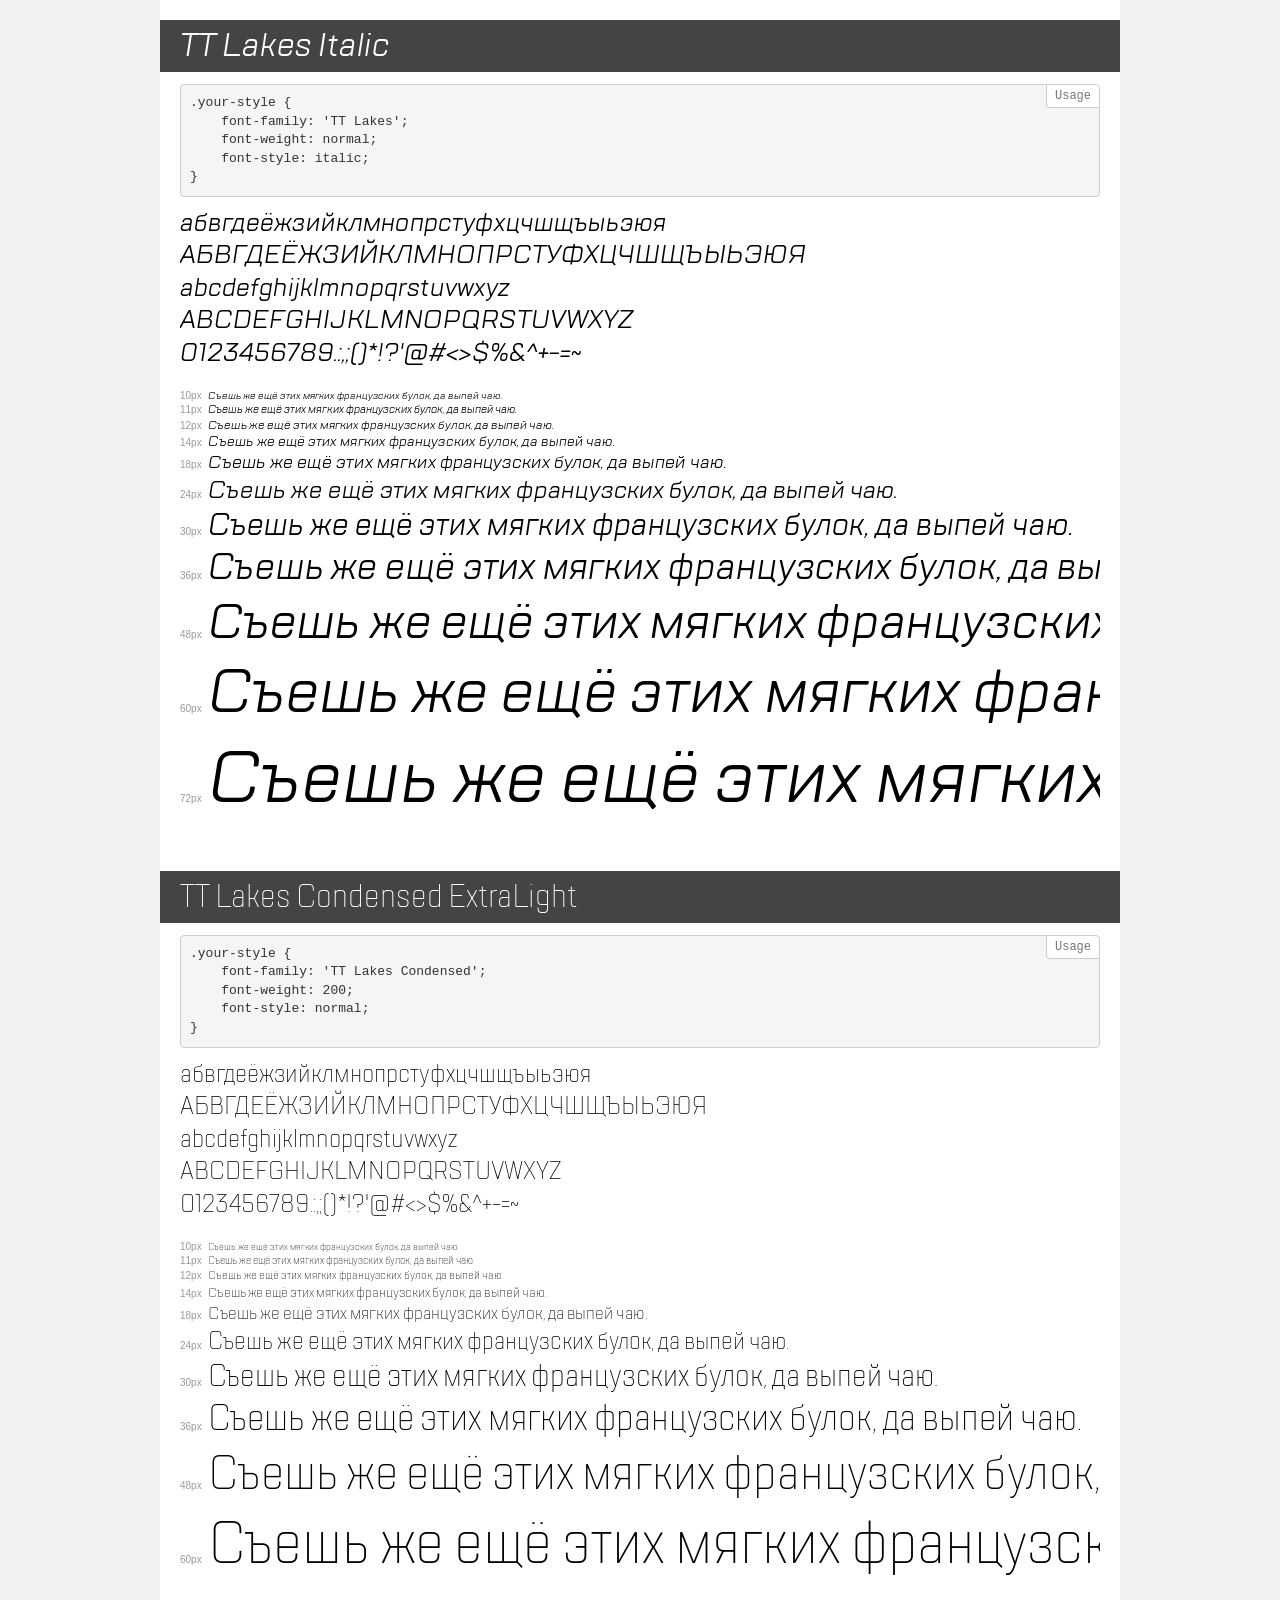
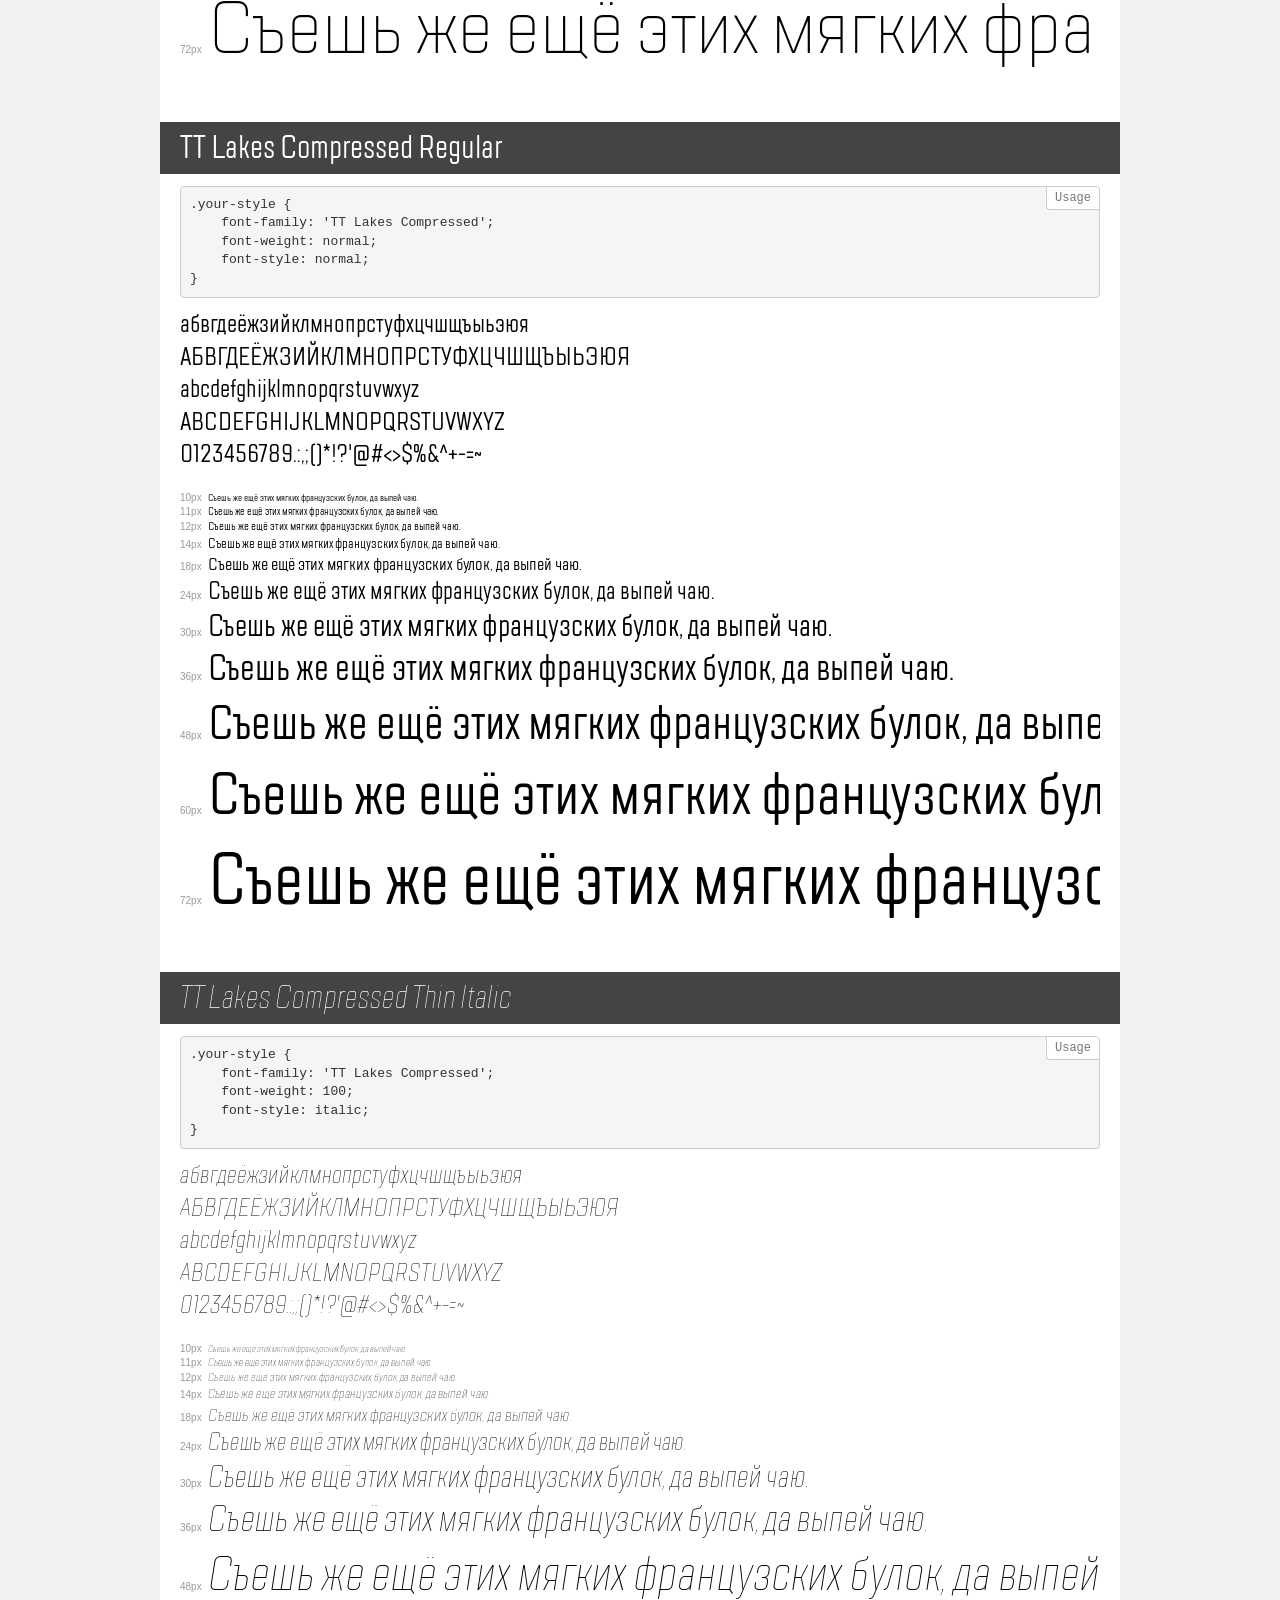
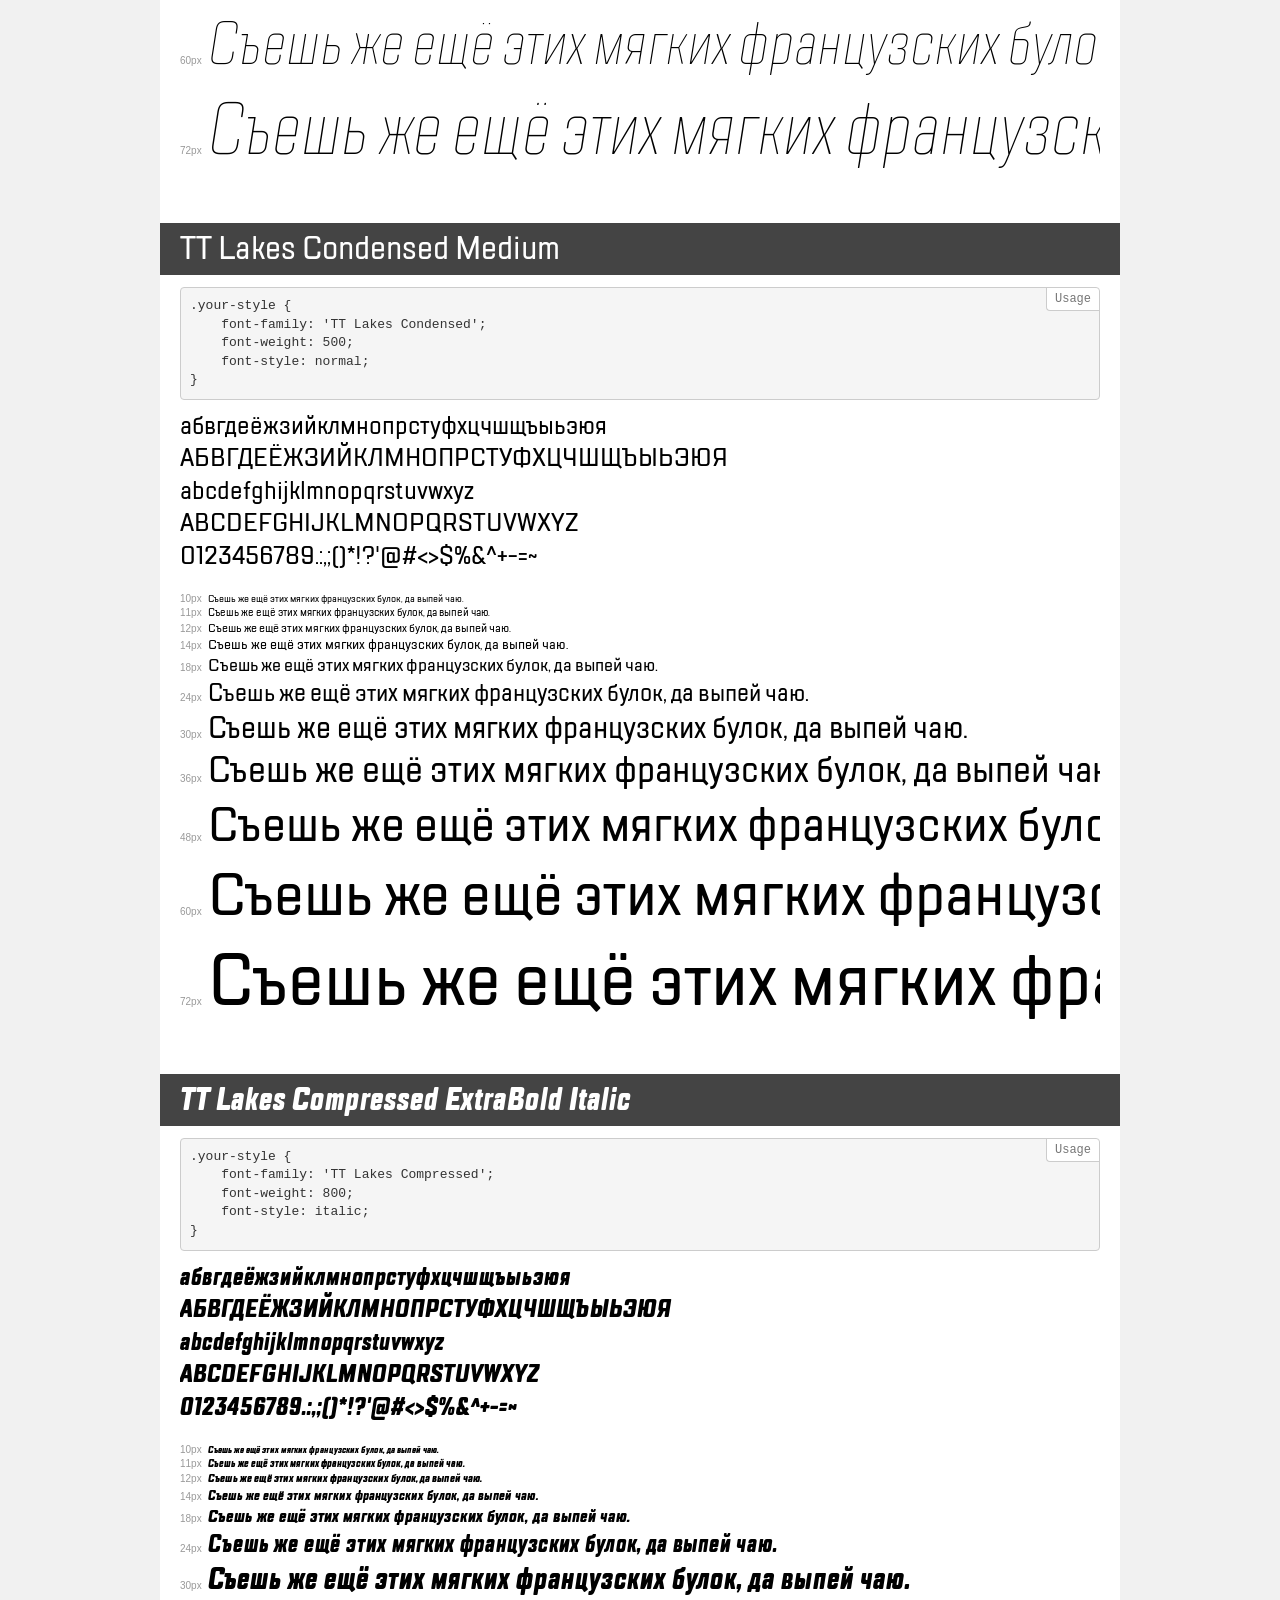
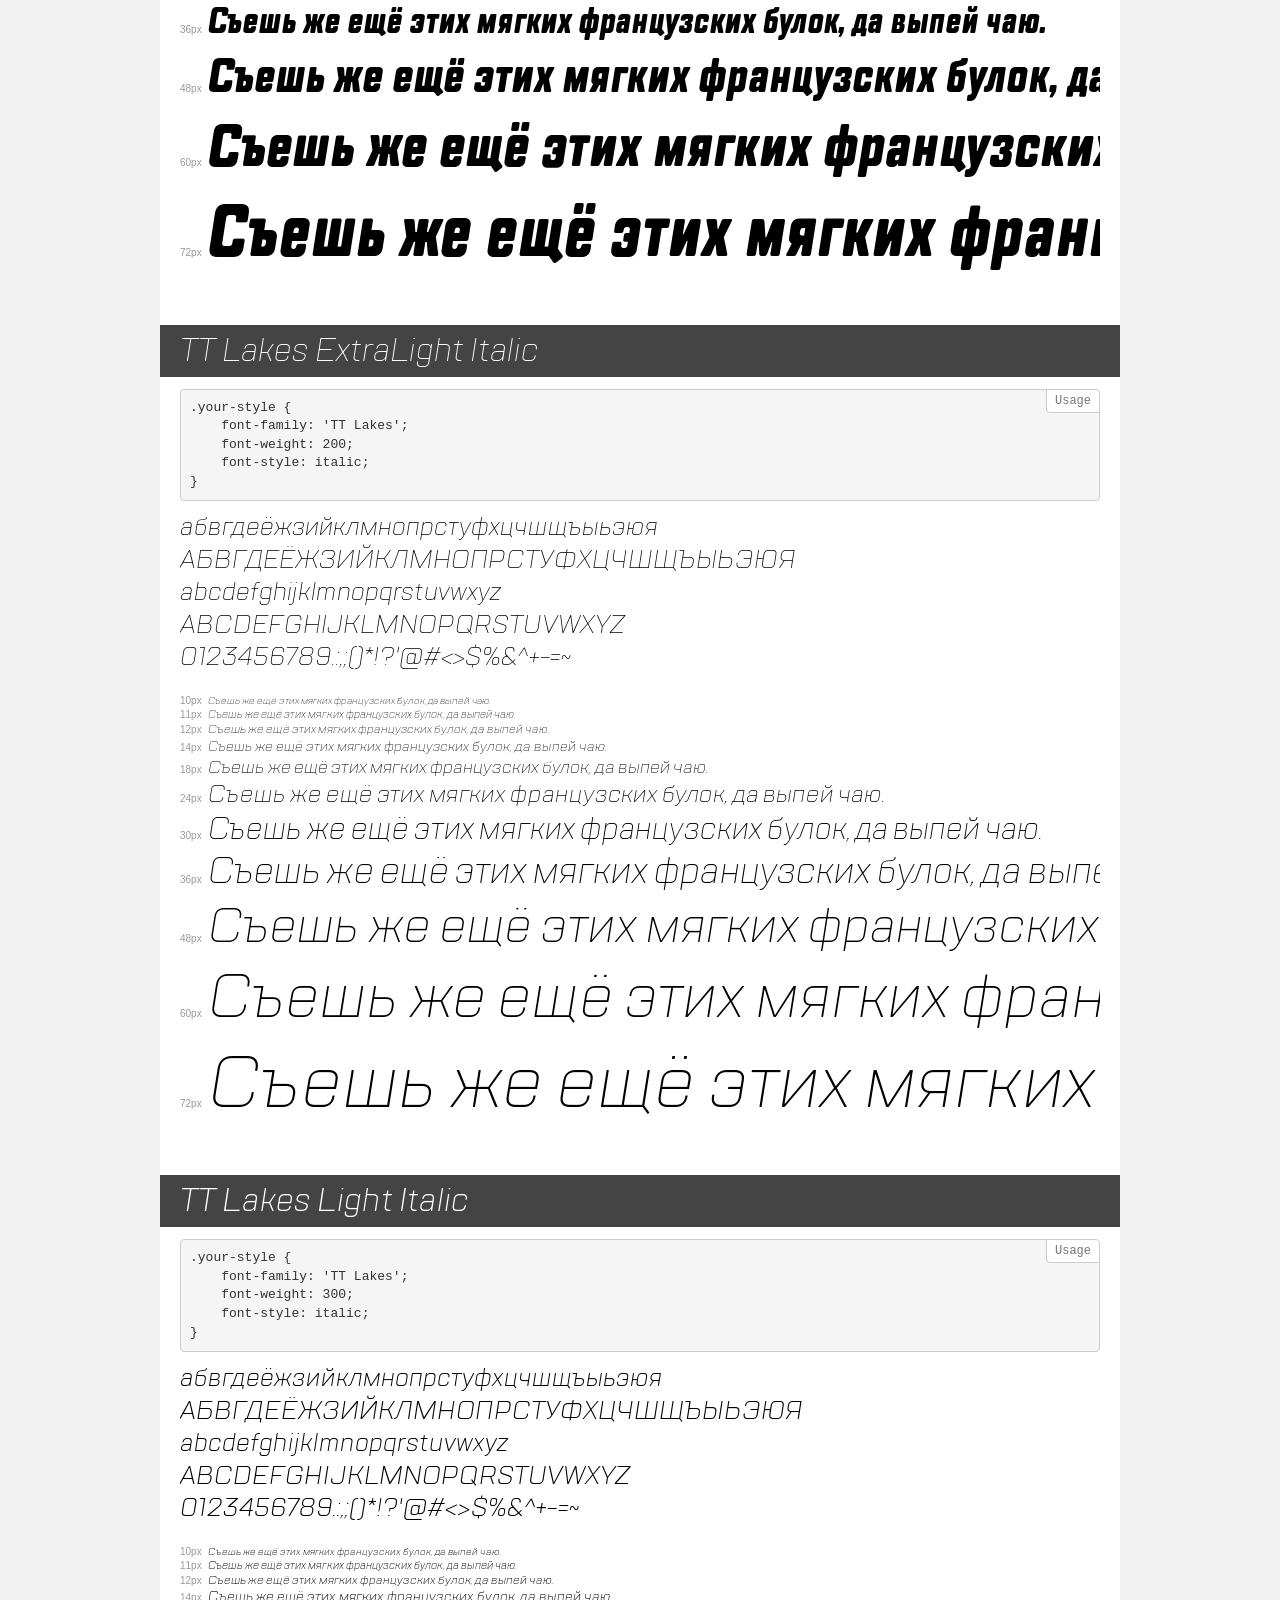
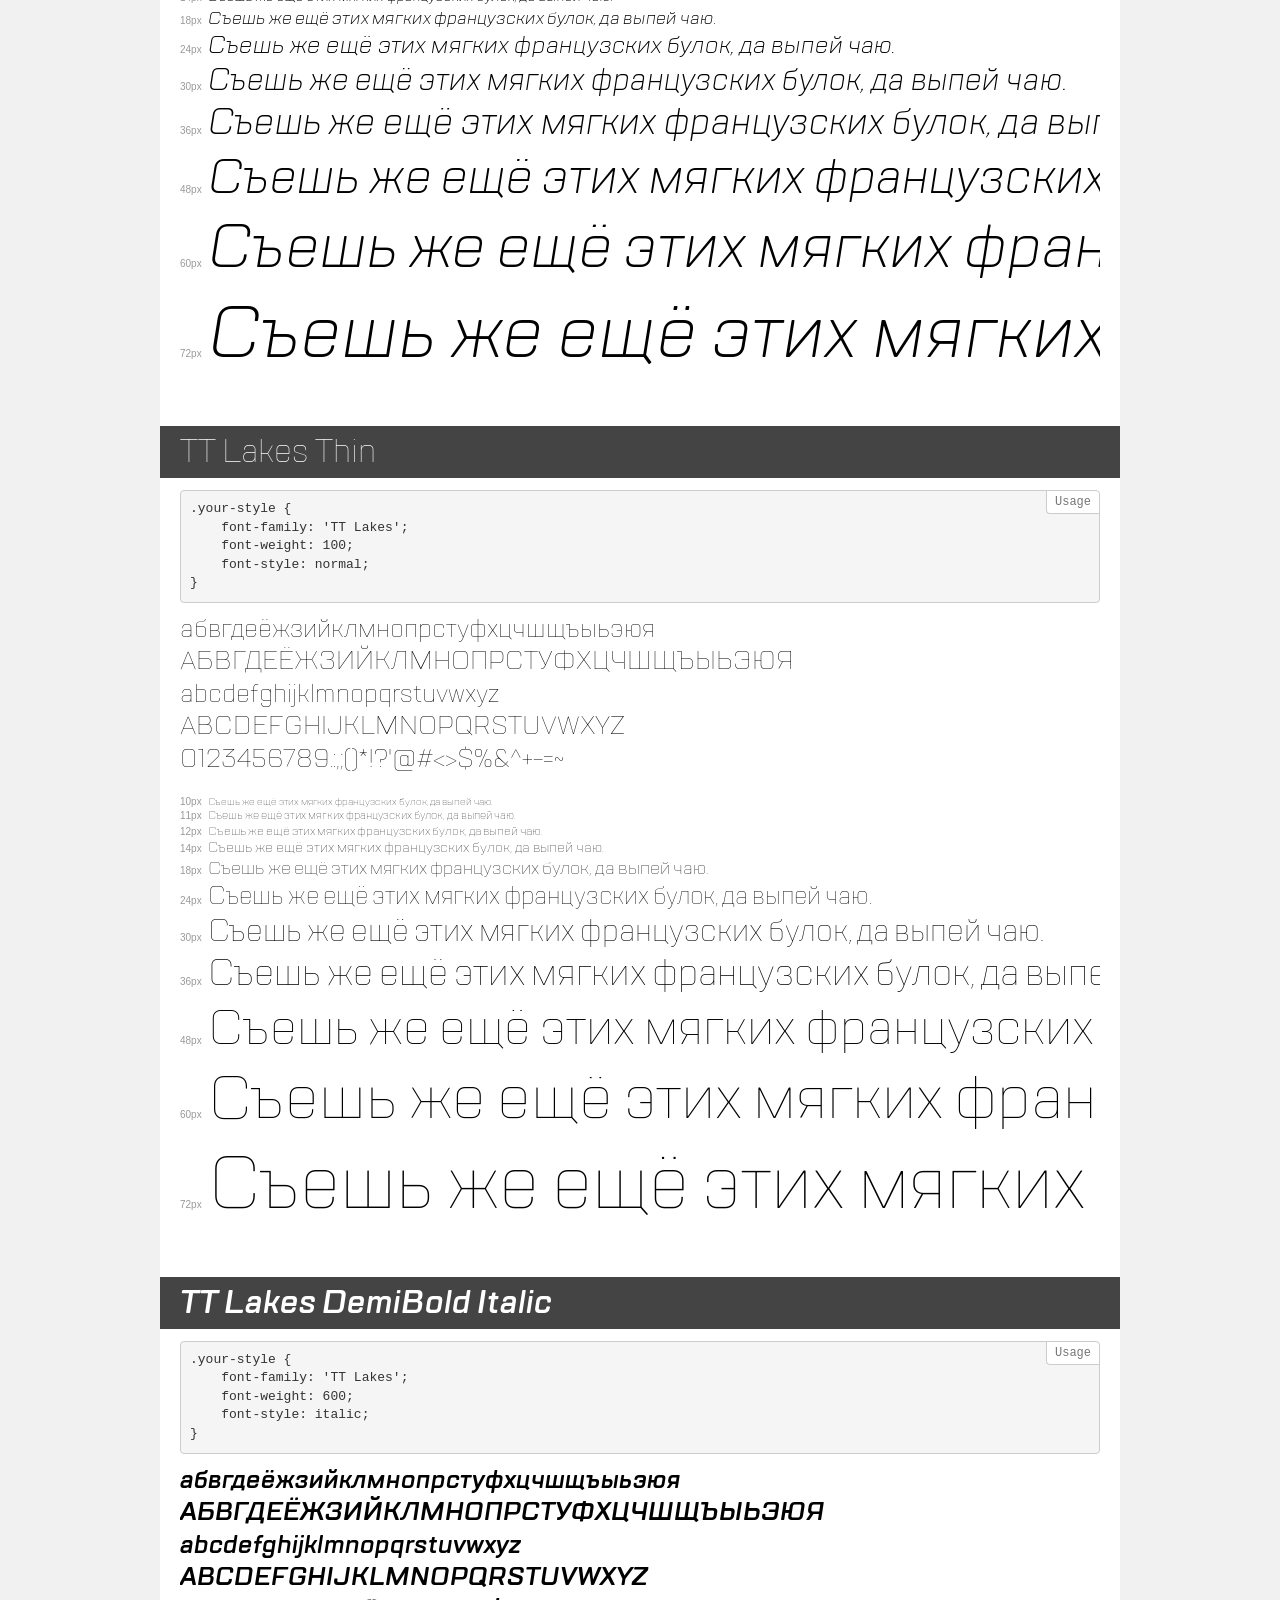
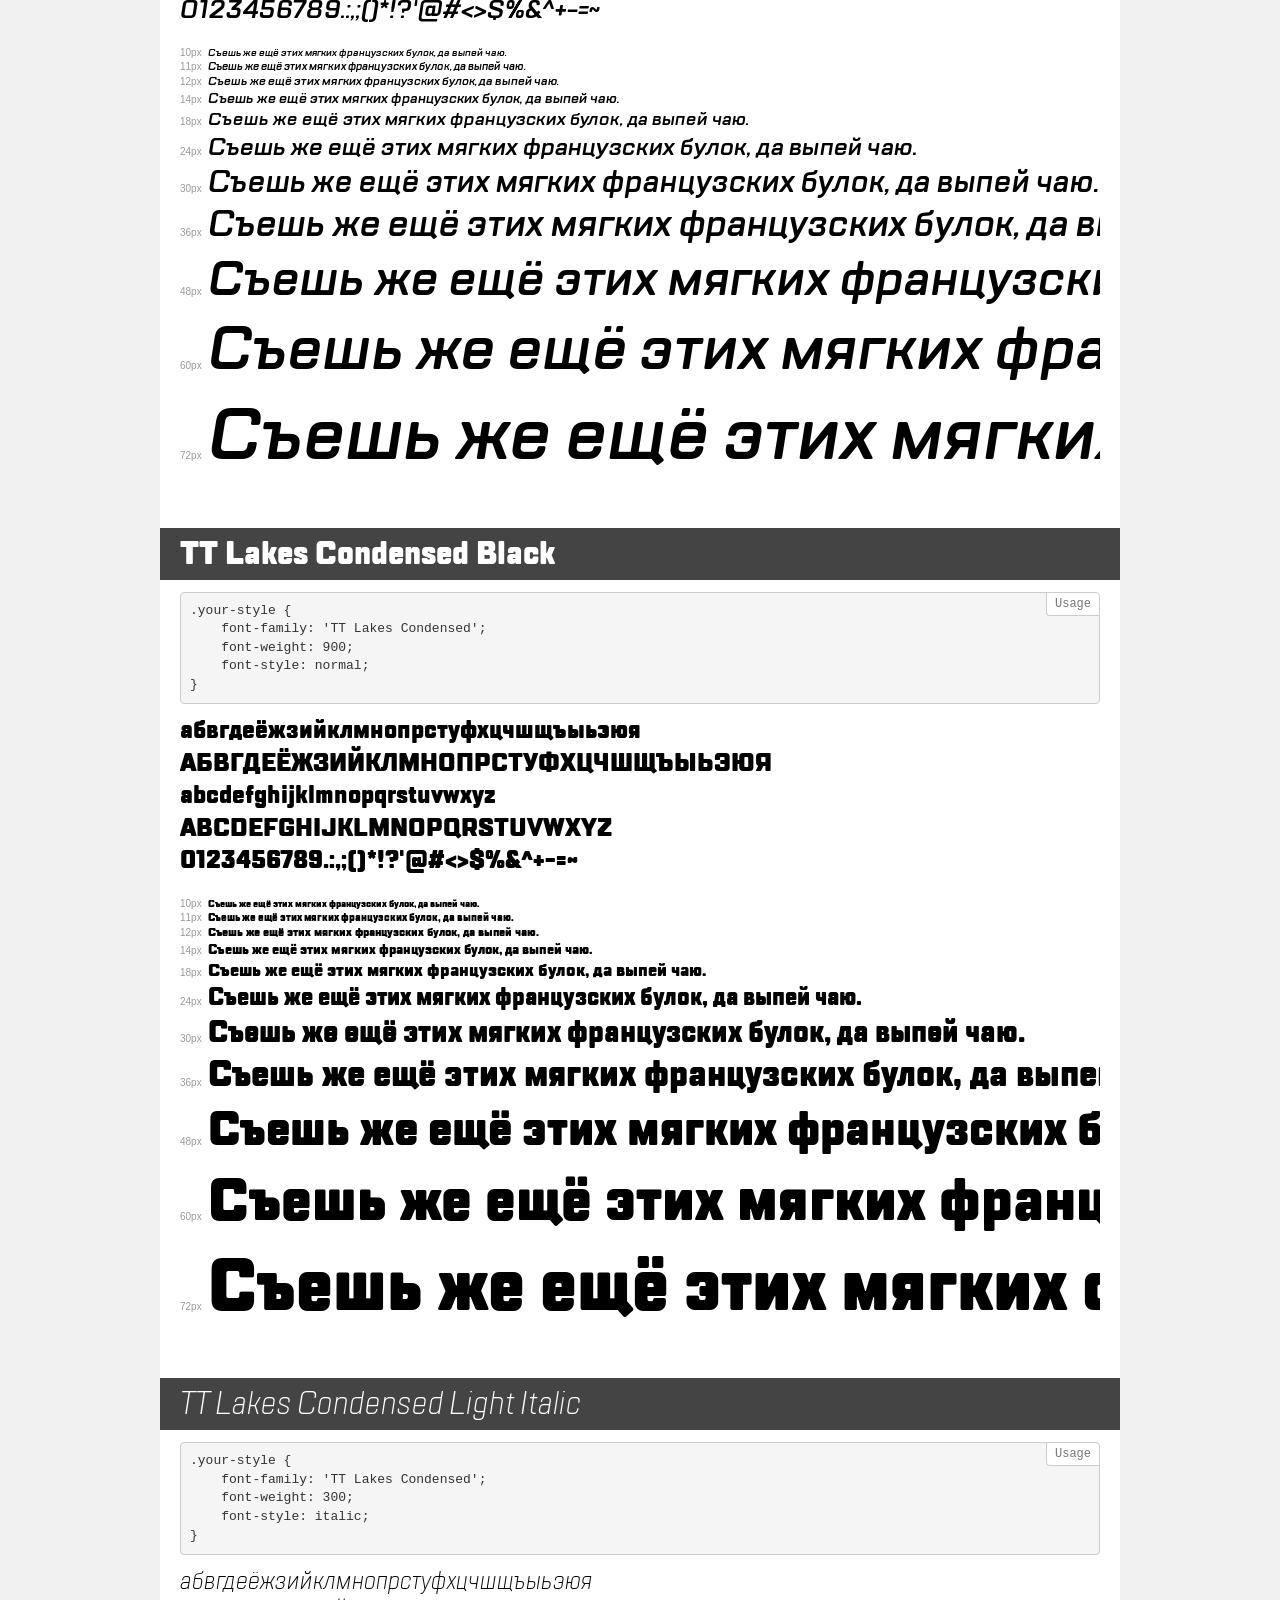
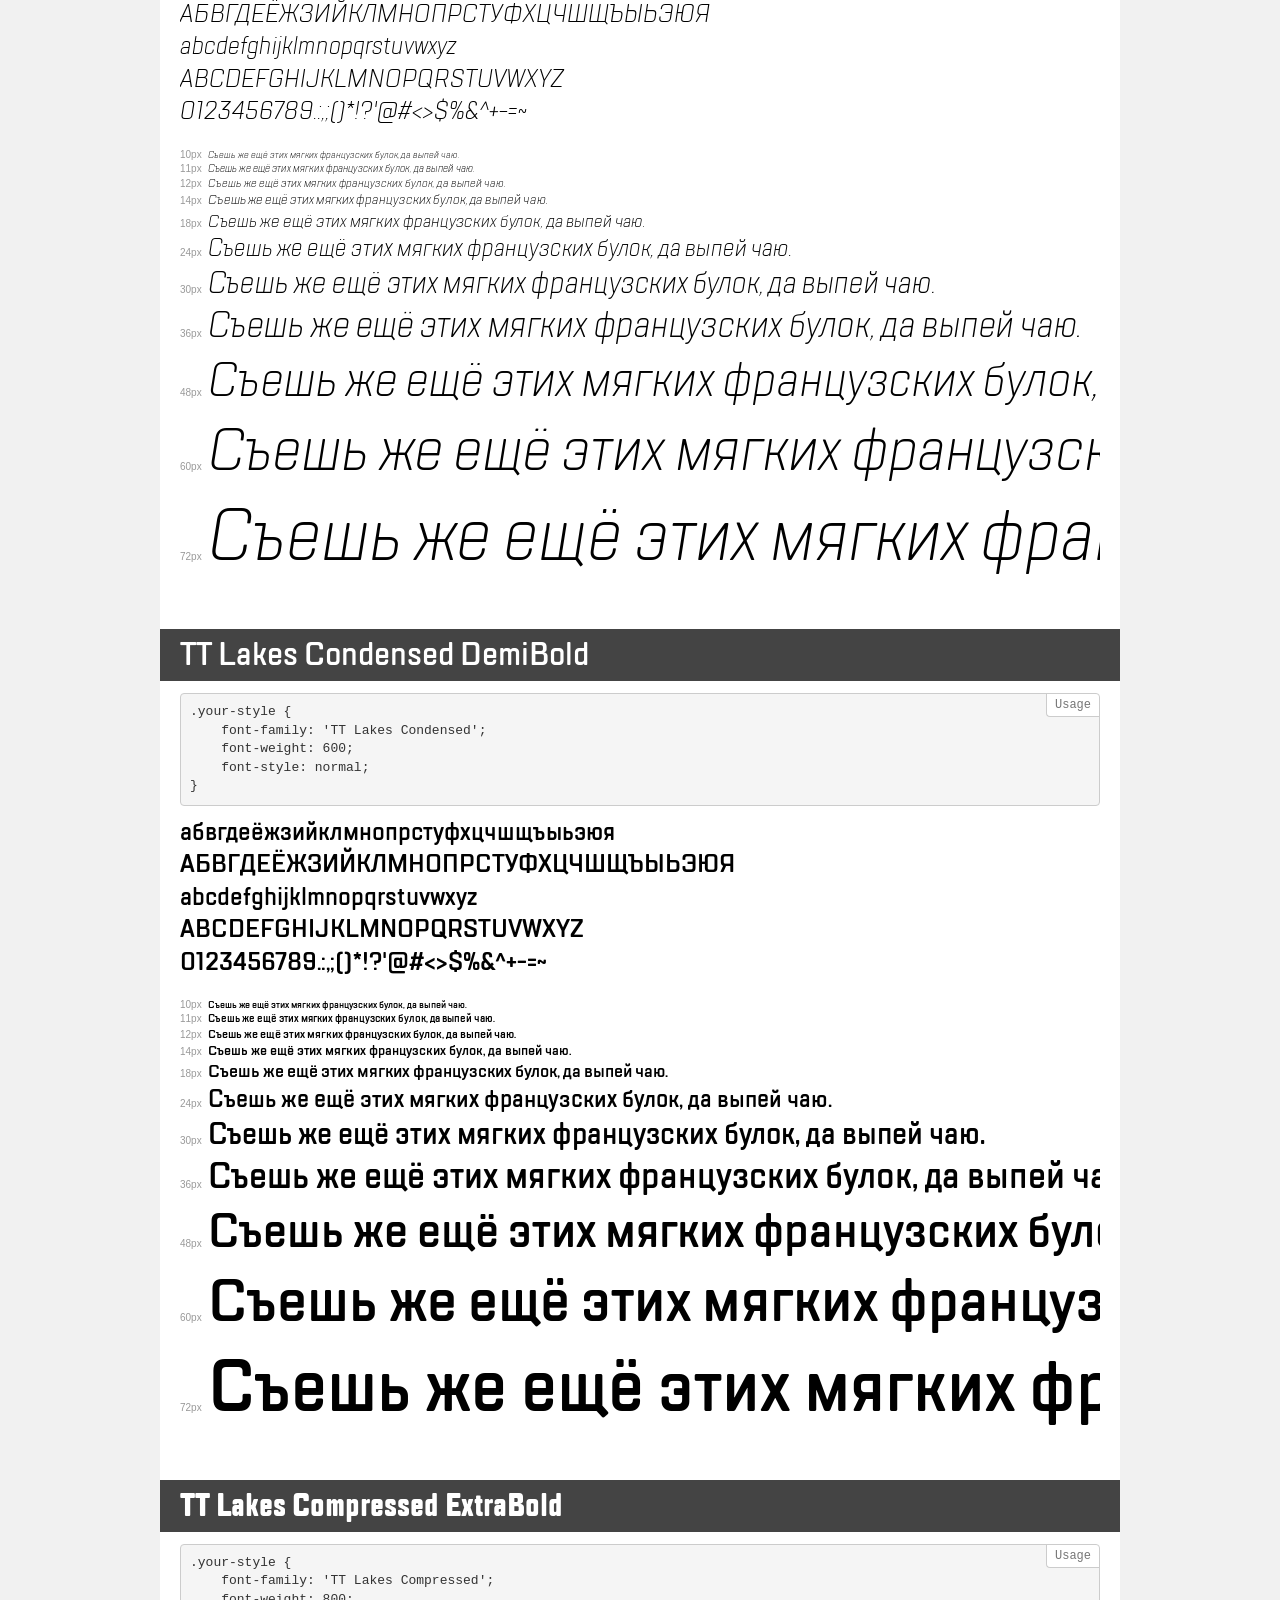
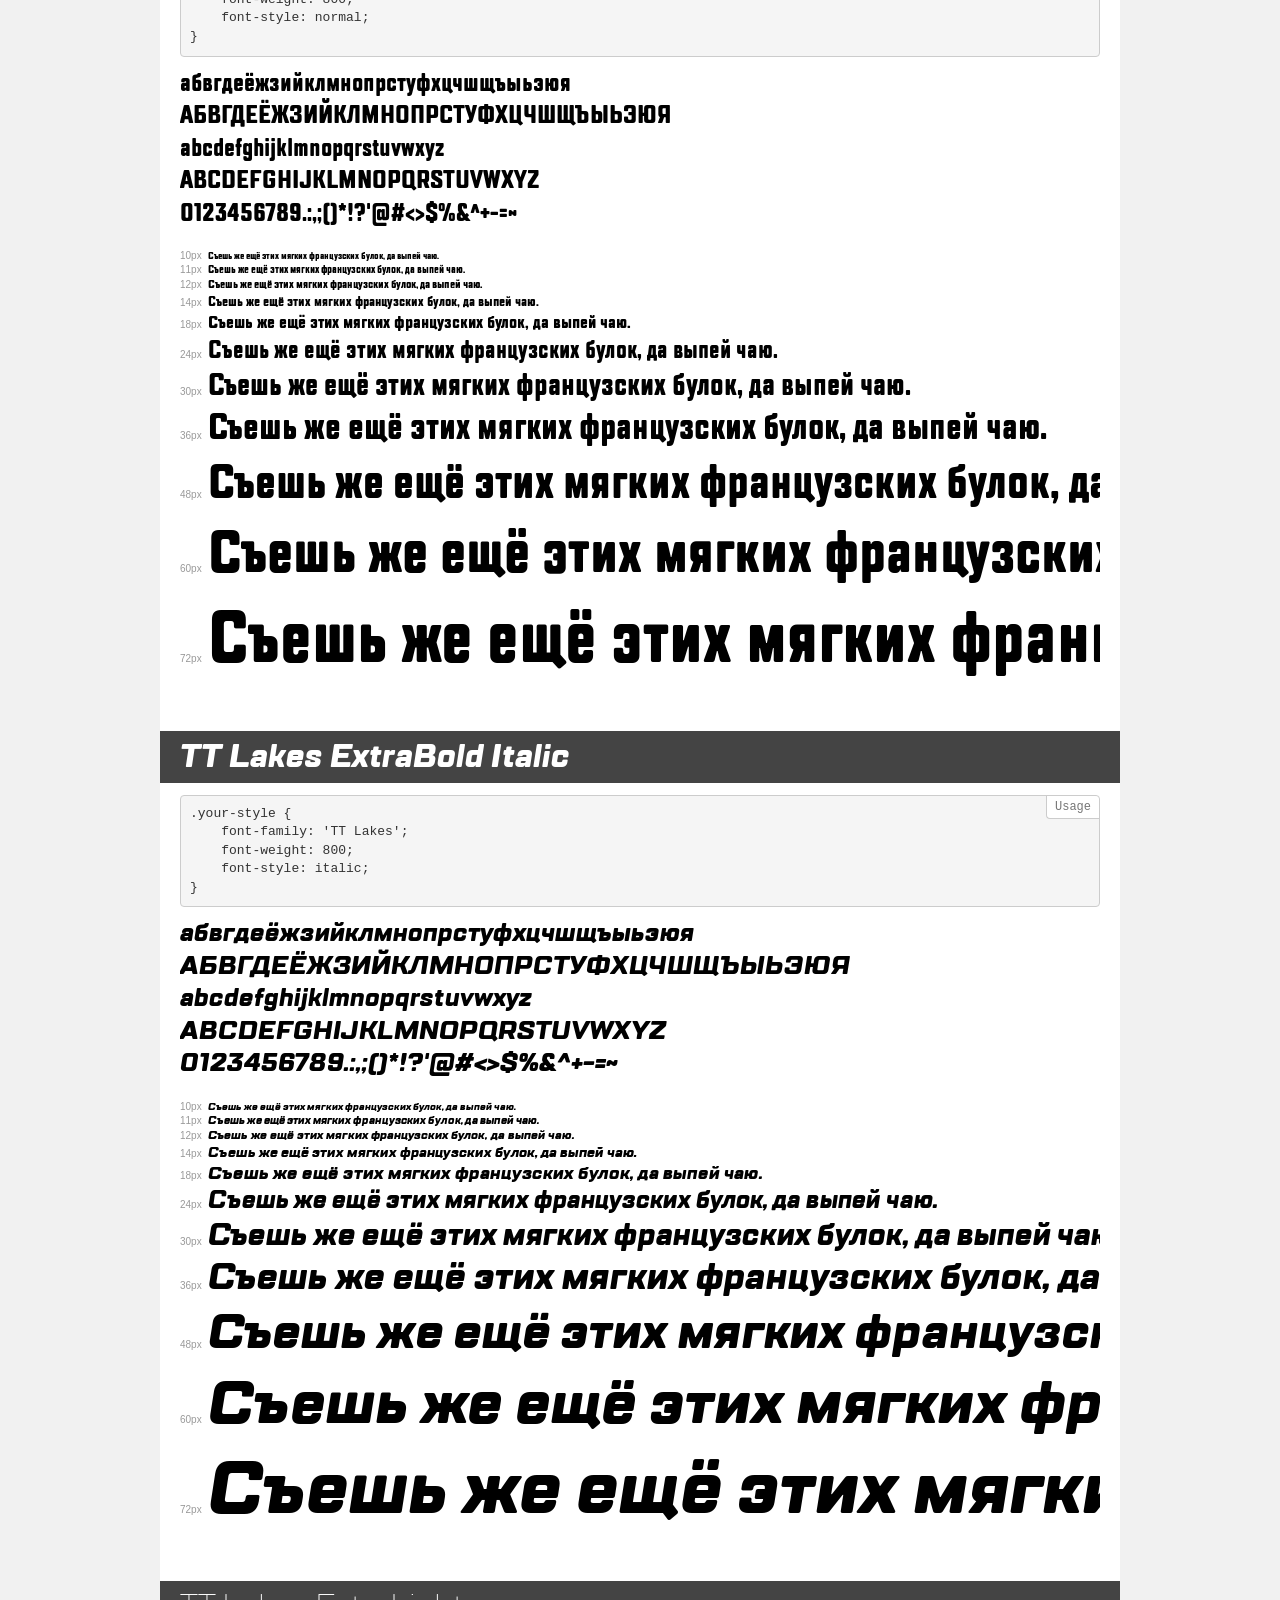
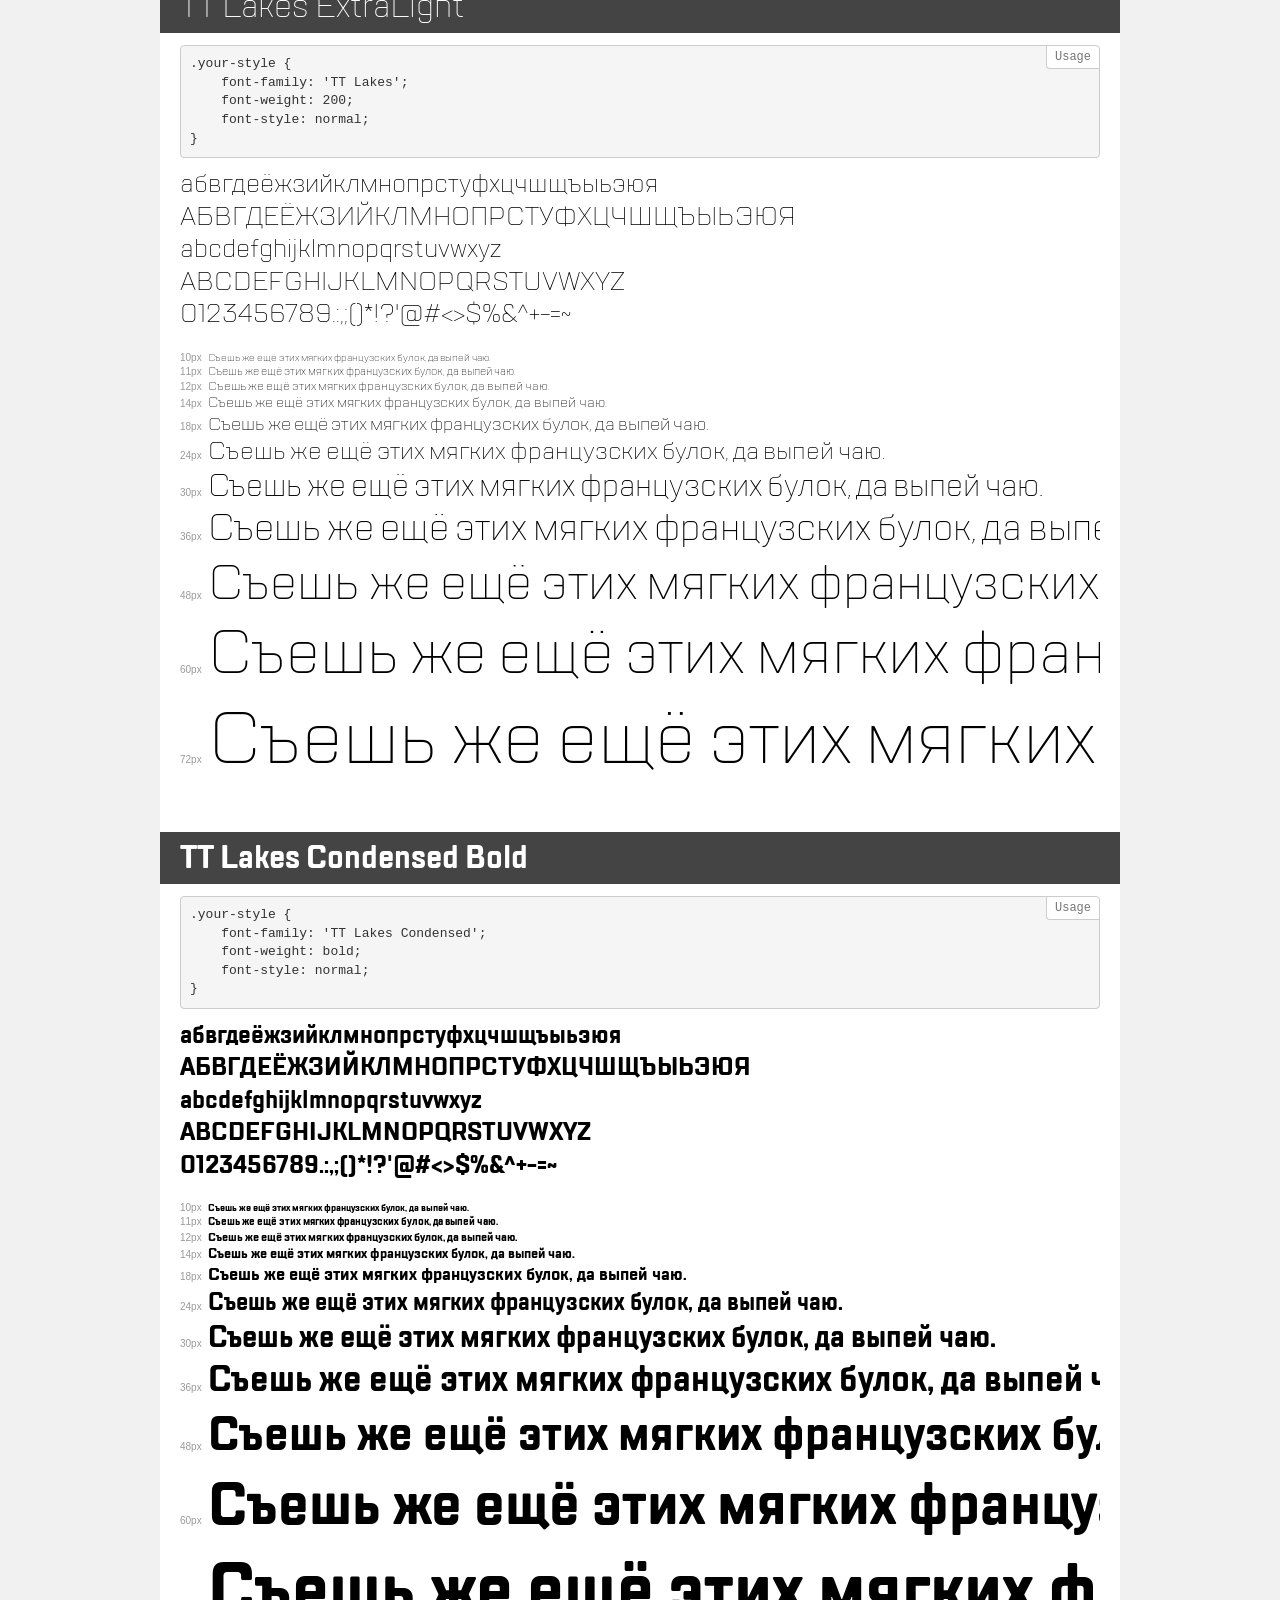
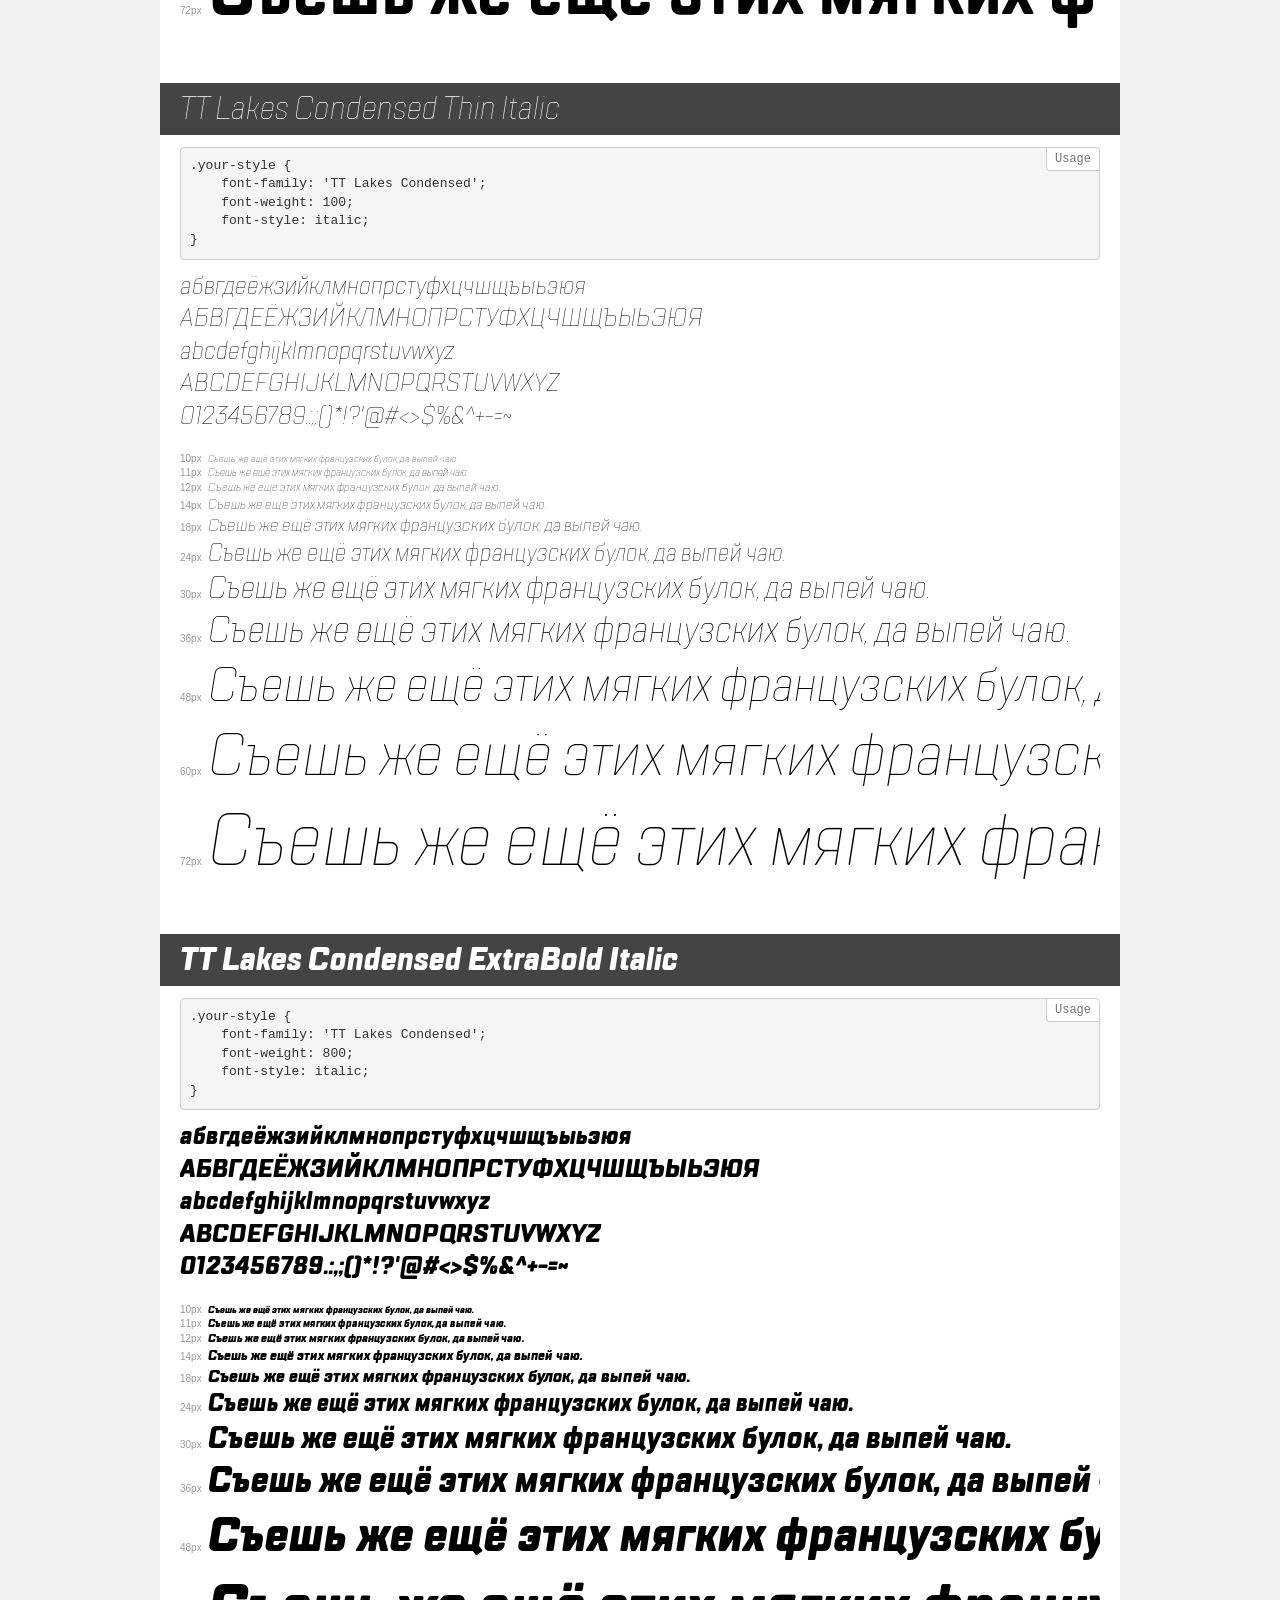
<file: src/fonts/TTLakes/demo.html>
<!DOCTYPE html>
<html>
<head>
    <meta charset="utf-8">
    <meta http-equiv="X-UA-Compatible" content="IE=edge">
    <meta name="viewport" content="width=device-width, initial-scale=1">
    <meta name="robots" content="noindex, noarchive">
    <meta name="format-detection" content="telephone=no">
    <title>Transfonter demo</title>
    <link href="stylesheet.css" rel="stylesheet">
    <style>
        /*
        http://meyerweb.com/eric/tools/css/reset/
        v2.0 | 20110126
        License: none (public domain)
        */
        html, body, div, span, applet, object, iframe,
        h1, h2, h3, h4, h5, h6, p, blockquote, pre,
        a, abbr, acronym, address, big, cite, code,
        del, dfn, em, img, ins, kbd, q, s, samp,
        small, strike, strong, sub, sup, tt, var,
        b, u, i, center,
        dl, dt, dd, ol, ul, li,
        fieldset, form, label, legend,
        table, caption, tbody, tfoot, thead, tr, th, td,
        article, aside, canvas, details, embed,
        figure, figcaption, footer, header, hgroup,
        menu, nav, output, ruby, section, summary,
        time, mark, audio, video {
            margin: 0;
            padding: 0;
            border: 0;
            font-size: 100%;
            font: inherit;
            vertical-align: baseline;
        }
        /* HTML5 display-role reset for older browsers */
        article, aside, details, figcaption, figure,
        footer, header, hgroup, menu, nav, section {
            display: block;
        }
        body {
            line-height: 1;
        }
        ol, ul {
            list-style: none;
        }
        blockquote, q {
            quotes: none;
        }
        blockquote:before, blockquote:after,
        q:before, q:after {
            content: '';
            content: none;
        }
        table {
            border-collapse: collapse;
            border-spacing: 0;
        }
        /* common styles */
        body {
            background: #f1f1f1;
            color: #000;
        }
        .page {
            background: #fff;
            width: 920px;
            margin: 0 auto;
            padding: 20px 20px 0 20px;
            overflow: hidden;
        }
        .font-container {
            overflow-x: auto;
            overflow-y: hidden;
            margin-bottom: 40px;
            line-height: 1.3;
            white-space: nowrap;
            padding-bottom: 5px;
        }
        h1 {
            position: relative;
            background: #444;
            font-size: 32px;
            color: #fff;
            padding: 10px 20px;
            margin: 0 -20px 12px -20px;
        }
        .letters {
            font-size: 25px;
            margin-bottom: 20px;
        }
        .s10:before {
            content: '10px';
        }
        .s11:before {
            content: '11px';
        }
        .s12:before {
            content: '12px';
        }
        .s14:before {
            content: '14px';
        }
        .s18:before {
            content: '18px';
        }
        .s24:before {
            content: '24px';
        }
        .s30:before {
            content: '30px';
        }
        .s36:before {
            content: '36px';
        }
        .s48:before {
            content: '48px';
        }
        .s60:before {
            content: '60px';
        }
        .s72:before {
            content: '72px';
        }
        .s10:before, .s11:before, .s12:before, .s14:before,
        .s18:before, .s24:before, .s30:before, .s36:before,
        .s48:before, .s60:before, .s72:before {
            font-family: Arial, sans-serif;
            font-size: 10px;
            font-weight: normal;
            font-style: normal;
            color: #999;
            padding-right: 6px;
        }
        pre {
            display: block;
            position: relative;
            padding: 9px;
            margin: 0 0 10px;
            font-family: Monaco, Menlo, Consolas, "Courier New", monospace !important;
            font-size: 13px;
            line-height: 1.428571429;
            color: #333;
            font-weight: normal !important;
            font-style: normal !important;
            background-color: #f5f5f5;
            border: 1px solid #ccc;
            overflow-x: auto;
            border-radius: 4px;
        }
        pre:after {
            display: block;
            position: absolute;
            right: 0;
            top: 0;
            content: 'Usage';
            line-height: 1;
            padding: 5px 8px;
            font-size: 12px;
            color: #767676;
            background-color: #fff;
            border: 1px solid #ccc;
            border-right: none;
            border-top: none;
            border-radius: 0 4px 0 4px;
            z-index: 10;
        }
        /* responsive */
        @media (max-width: 959px) {
            .page {
                width: auto;
                margin: 0;
            }
        }
    </style>
</head>
<body>
<div class="page">
    <div class="demo" style="font-family: 'TT Lakes'; font-weight: normal; font-style: italic;">
        <h1>TT Lakes Italic</h1>
        <pre>.your-style {
    font-family: 'TT Lakes';
    font-weight: normal;
    font-style: italic;
}</pre>
        <div class="font-container">
            <p class="letters">
                абвгдеёжзийклмнопрстуфхцчшщъыьэюя<br>
АБВГДЕЁЖЗИЙКЛМНОПРСТУФХЦЧШЩЪЫЬЭЮЯ<br>
abcdefghijklmnopqrstuvwxyz<br>
ABCDEFGHIJKLMNOPQRSTUVWXYZ<br>
                0123456789.:,;()*!?'@#<>$%&^+-=~
            </p>
            <p class="s10" style="font-size: 10px;">Съешь же ещё этих мягких французских булок, да выпей чаю.</p>
            <p class="s11" style="font-size: 11px;">Съешь же ещё этих мягких французских булок, да выпей чаю.</p>
            <p class="s12" style="font-size: 12px;">Съешь же ещё этих мягких французских булок, да выпей чаю.</p>
            <p class="s14" style="font-size: 14px;">Съешь же ещё этих мягких французских булок, да выпей чаю.</p>
            <p class="s18" style="font-size: 18px;">Съешь же ещё этих мягких французских булок, да выпей чаю.</p>
            <p class="s24" style="font-size: 24px;">Съешь же ещё этих мягких французских булок, да выпей чаю.</p>
            <p class="s30" style="font-size: 30px;">Съешь же ещё этих мягких французских булок, да выпей чаю.</p>
            <p class="s36" style="font-size: 36px;">Съешь же ещё этих мягких французских булок, да выпей чаю.</p>
            <p class="s48" style="font-size: 48px;">Съешь же ещё этих мягких французских булок, да выпей чаю.</p>
            <p class="s60" style="font-size: 60px;">Съешь же ещё этих мягких французских булок, да выпей чаю.</p>
            <p class="s72" style="font-size: 72px;">Съешь же ещё этих мягких французских булок, да выпей чаю.</p>
        </div>
    </div>
    <div class="demo" style="font-family: 'TT Lakes Condensed'; font-weight: 200; font-style: normal;">
        <h1>TT Lakes Condensed ExtraLight</h1>
        <pre>.your-style {
    font-family: 'TT Lakes Condensed';
    font-weight: 200;
    font-style: normal;
}</pre>
        <div class="font-container">
            <p class="letters">
                абвгдеёжзийклмнопрстуфхцчшщъыьэюя<br>
АБВГДЕЁЖЗИЙКЛМНОПРСТУФХЦЧШЩЪЫЬЭЮЯ<br>
abcdefghijklmnopqrstuvwxyz<br>
ABCDEFGHIJKLMNOPQRSTUVWXYZ<br>
                0123456789.:,;()*!?'@#<>$%&^+-=~
            </p>
            <p class="s10" style="font-size: 10px;">Съешь же ещё этих мягких французских булок, да выпей чаю.</p>
            <p class="s11" style="font-size: 11px;">Съешь же ещё этих мягких французских булок, да выпей чаю.</p>
            <p class="s12" style="font-size: 12px;">Съешь же ещё этих мягких французских булок, да выпей чаю.</p>
            <p class="s14" style="font-size: 14px;">Съешь же ещё этих мягких французских булок, да выпей чаю.</p>
            <p class="s18" style="font-size: 18px;">Съешь же ещё этих мягких французских булок, да выпей чаю.</p>
            <p class="s24" style="font-size: 24px;">Съешь же ещё этих мягких французских булок, да выпей чаю.</p>
            <p class="s30" style="font-size: 30px;">Съешь же ещё этих мягких французских булок, да выпей чаю.</p>
            <p class="s36" style="font-size: 36px;">Съешь же ещё этих мягких французских булок, да выпей чаю.</p>
            <p class="s48" style="font-size: 48px;">Съешь же ещё этих мягких французских булок, да выпей чаю.</p>
            <p class="s60" style="font-size: 60px;">Съешь же ещё этих мягких французских булок, да выпей чаю.</p>
            <p class="s72" style="font-size: 72px;">Съешь же ещё этих мягких французских булок, да выпей чаю.</p>
        </div>
    </div>
    <div class="demo" style="font-family: 'TT Lakes Compressed'; font-weight: normal; font-style: normal;">
        <h1>TT Lakes Compressed Regular</h1>
        <pre>.your-style {
    font-family: 'TT Lakes Compressed';
    font-weight: normal;
    font-style: normal;
}</pre>
        <div class="font-container">
            <p class="letters">
                абвгдеёжзийклмнопрстуфхцчшщъыьэюя<br>
АБВГДЕЁЖЗИЙКЛМНОПРСТУФХЦЧШЩЪЫЬЭЮЯ<br>
abcdefghijklmnopqrstuvwxyz<br>
ABCDEFGHIJKLMNOPQRSTUVWXYZ<br>
                0123456789.:,;()*!?'@#<>$%&^+-=~
            </p>
            <p class="s10" style="font-size: 10px;">Съешь же ещё этих мягких французских булок, да выпей чаю.</p>
            <p class="s11" style="font-size: 11px;">Съешь же ещё этих мягких французских булок, да выпей чаю.</p>
            <p class="s12" style="font-size: 12px;">Съешь же ещё этих мягких французских булок, да выпей чаю.</p>
            <p class="s14" style="font-size: 14px;">Съешь же ещё этих мягких французских булок, да выпей чаю.</p>
            <p class="s18" style="font-size: 18px;">Съешь же ещё этих мягких французских булок, да выпей чаю.</p>
            <p class="s24" style="font-size: 24px;">Съешь же ещё этих мягких французских булок, да выпей чаю.</p>
            <p class="s30" style="font-size: 30px;">Съешь же ещё этих мягких французских булок, да выпей чаю.</p>
            <p class="s36" style="font-size: 36px;">Съешь же ещё этих мягких французских булок, да выпей чаю.</p>
            <p class="s48" style="font-size: 48px;">Съешь же ещё этих мягких французских булок, да выпей чаю.</p>
            <p class="s60" style="font-size: 60px;">Съешь же ещё этих мягких французских булок, да выпей чаю.</p>
            <p class="s72" style="font-size: 72px;">Съешь же ещё этих мягких французских булок, да выпей чаю.</p>
        </div>
    </div>
    <div class="demo" style="font-family: 'TT Lakes Compressed'; font-weight: 100; font-style: italic;">
        <h1>TT Lakes Compressed Thin Italic</h1>
        <pre>.your-style {
    font-family: 'TT Lakes Compressed';
    font-weight: 100;
    font-style: italic;
}</pre>
        <div class="font-container">
            <p class="letters">
                абвгдеёжзийклмнопрстуфхцчшщъыьэюя<br>
АБВГДЕЁЖЗИЙКЛМНОПРСТУФХЦЧШЩЪЫЬЭЮЯ<br>
abcdefghijklmnopqrstuvwxyz<br>
ABCDEFGHIJKLMNOPQRSTUVWXYZ<br>
                0123456789.:,;()*!?'@#<>$%&^+-=~
            </p>
            <p class="s10" style="font-size: 10px;">Съешь же ещё этих мягких французских булок, да выпей чаю.</p>
            <p class="s11" style="font-size: 11px;">Съешь же ещё этих мягких французских булок, да выпей чаю.</p>
            <p class="s12" style="font-size: 12px;">Съешь же ещё этих мягких французских булок, да выпей чаю.</p>
            <p class="s14" style="font-size: 14px;">Съешь же ещё этих мягких французских булок, да выпей чаю.</p>
            <p class="s18" style="font-size: 18px;">Съешь же ещё этих мягких французских булок, да выпей чаю.</p>
            <p class="s24" style="font-size: 24px;">Съешь же ещё этих мягких французских булок, да выпей чаю.</p>
            <p class="s30" style="font-size: 30px;">Съешь же ещё этих мягких французских булок, да выпей чаю.</p>
            <p class="s36" style="font-size: 36px;">Съешь же ещё этих мягких французских булок, да выпей чаю.</p>
            <p class="s48" style="font-size: 48px;">Съешь же ещё этих мягких французских булок, да выпей чаю.</p>
            <p class="s60" style="font-size: 60px;">Съешь же ещё этих мягких французских булок, да выпей чаю.</p>
            <p class="s72" style="font-size: 72px;">Съешь же ещё этих мягких французских булок, да выпей чаю.</p>
        </div>
    </div>
    <div class="demo" style="font-family: 'TT Lakes Condensed'; font-weight: 500; font-style: normal;">
        <h1>TT Lakes Condensed Medium</h1>
        <pre>.your-style {
    font-family: 'TT Lakes Condensed';
    font-weight: 500;
    font-style: normal;
}</pre>
        <div class="font-container">
            <p class="letters">
                абвгдеёжзийклмнопрстуфхцчшщъыьэюя<br>
АБВГДЕЁЖЗИЙКЛМНОПРСТУФХЦЧШЩЪЫЬЭЮЯ<br>
abcdefghijklmnopqrstuvwxyz<br>
ABCDEFGHIJKLMNOPQRSTUVWXYZ<br>
                0123456789.:,;()*!?'@#<>$%&^+-=~
            </p>
            <p class="s10" style="font-size: 10px;">Съешь же ещё этих мягких французских булок, да выпей чаю.</p>
            <p class="s11" style="font-size: 11px;">Съешь же ещё этих мягких французских булок, да выпей чаю.</p>
            <p class="s12" style="font-size: 12px;">Съешь же ещё этих мягких французских булок, да выпей чаю.</p>
            <p class="s14" style="font-size: 14px;">Съешь же ещё этих мягких французских булок, да выпей чаю.</p>
            <p class="s18" style="font-size: 18px;">Съешь же ещё этих мягких французских булок, да выпей чаю.</p>
            <p class="s24" style="font-size: 24px;">Съешь же ещё этих мягких французских булок, да выпей чаю.</p>
            <p class="s30" style="font-size: 30px;">Съешь же ещё этих мягких французских булок, да выпей чаю.</p>
            <p class="s36" style="font-size: 36px;">Съешь же ещё этих мягких французских булок, да выпей чаю.</p>
            <p class="s48" style="font-size: 48px;">Съешь же ещё этих мягких французских булок, да выпей чаю.</p>
            <p class="s60" style="font-size: 60px;">Съешь же ещё этих мягких французских булок, да выпей чаю.</p>
            <p class="s72" style="font-size: 72px;">Съешь же ещё этих мягких французских булок, да выпей чаю.</p>
        </div>
    </div>
    <div class="demo" style="font-family: 'TT Lakes Compressed'; font-weight: 800; font-style: italic;">
        <h1>TT Lakes Compressed ExtraBold Italic</h1>
        <pre>.your-style {
    font-family: 'TT Lakes Compressed';
    font-weight: 800;
    font-style: italic;
}</pre>
        <div class="font-container">
            <p class="letters">
                абвгдеёжзийклмнопрстуфхцчшщъыьэюя<br>
АБВГДЕЁЖЗИЙКЛМНОПРСТУФХЦЧШЩЪЫЬЭЮЯ<br>
abcdefghijklmnopqrstuvwxyz<br>
ABCDEFGHIJKLMNOPQRSTUVWXYZ<br>
                0123456789.:,;()*!?'@#<>$%&^+-=~
            </p>
            <p class="s10" style="font-size: 10px;">Съешь же ещё этих мягких французских булок, да выпей чаю.</p>
            <p class="s11" style="font-size: 11px;">Съешь же ещё этих мягких французских булок, да выпей чаю.</p>
            <p class="s12" style="font-size: 12px;">Съешь же ещё этих мягких французских булок, да выпей чаю.</p>
            <p class="s14" style="font-size: 14px;">Съешь же ещё этих мягких французских булок, да выпей чаю.</p>
            <p class="s18" style="font-size: 18px;">Съешь же ещё этих мягких французских булок, да выпей чаю.</p>
            <p class="s24" style="font-size: 24px;">Съешь же ещё этих мягких французских булок, да выпей чаю.</p>
            <p class="s30" style="font-size: 30px;">Съешь же ещё этих мягких французских булок, да выпей чаю.</p>
            <p class="s36" style="font-size: 36px;">Съешь же ещё этих мягких французских булок, да выпей чаю.</p>
            <p class="s48" style="font-size: 48px;">Съешь же ещё этих мягких французских булок, да выпей чаю.</p>
            <p class="s60" style="font-size: 60px;">Съешь же ещё этих мягких французских булок, да выпей чаю.</p>
            <p class="s72" style="font-size: 72px;">Съешь же ещё этих мягких французских булок, да выпей чаю.</p>
        </div>
    </div>
    <div class="demo" style="font-family: 'TT Lakes'; font-weight: 200; font-style: italic;">
        <h1>TT Lakes ExtraLight Italic</h1>
        <pre>.your-style {
    font-family: 'TT Lakes';
    font-weight: 200;
    font-style: italic;
}</pre>
        <div class="font-container">
            <p class="letters">
                абвгдеёжзийклмнопрстуфхцчшщъыьэюя<br>
АБВГДЕЁЖЗИЙКЛМНОПРСТУФХЦЧШЩЪЫЬЭЮЯ<br>
abcdefghijklmnopqrstuvwxyz<br>
ABCDEFGHIJKLMNOPQRSTUVWXYZ<br>
                0123456789.:,;()*!?'@#<>$%&^+-=~
            </p>
            <p class="s10" style="font-size: 10px;">Съешь же ещё этих мягких французских булок, да выпей чаю.</p>
            <p class="s11" style="font-size: 11px;">Съешь же ещё этих мягких французских булок, да выпей чаю.</p>
            <p class="s12" style="font-size: 12px;">Съешь же ещё этих мягких французских булок, да выпей чаю.</p>
            <p class="s14" style="font-size: 14px;">Съешь же ещё этих мягких французских булок, да выпей чаю.</p>
            <p class="s18" style="font-size: 18px;">Съешь же ещё этих мягких французских булок, да выпей чаю.</p>
            <p class="s24" style="font-size: 24px;">Съешь же ещё этих мягких французских булок, да выпей чаю.</p>
            <p class="s30" style="font-size: 30px;">Съешь же ещё этих мягких французских булок, да выпей чаю.</p>
            <p class="s36" style="font-size: 36px;">Съешь же ещё этих мягких французских булок, да выпей чаю.</p>
            <p class="s48" style="font-size: 48px;">Съешь же ещё этих мягких французских булок, да выпей чаю.</p>
            <p class="s60" style="font-size: 60px;">Съешь же ещё этих мягких французских булок, да выпей чаю.</p>
            <p class="s72" style="font-size: 72px;">Съешь же ещё этих мягких французских булок, да выпей чаю.</p>
        </div>
    </div>
    <div class="demo" style="font-family: 'TT Lakes'; font-weight: 300; font-style: italic;">
        <h1>TT Lakes Light Italic</h1>
        <pre>.your-style {
    font-family: 'TT Lakes';
    font-weight: 300;
    font-style: italic;
}</pre>
        <div class="font-container">
            <p class="letters">
                абвгдеёжзийклмнопрстуфхцчшщъыьэюя<br>
АБВГДЕЁЖЗИЙКЛМНОПРСТУФХЦЧШЩЪЫЬЭЮЯ<br>
abcdefghijklmnopqrstuvwxyz<br>
ABCDEFGHIJKLMNOPQRSTUVWXYZ<br>
                0123456789.:,;()*!?'@#<>$%&^+-=~
            </p>
            <p class="s10" style="font-size: 10px;">Съешь же ещё этих мягких французских булок, да выпей чаю.</p>
            <p class="s11" style="font-size: 11px;">Съешь же ещё этих мягких французских булок, да выпей чаю.</p>
            <p class="s12" style="font-size: 12px;">Съешь же ещё этих мягких французских булок, да выпей чаю.</p>
            <p class="s14" style="font-size: 14px;">Съешь же ещё этих мягких французских булок, да выпей чаю.</p>
            <p class="s18" style="font-size: 18px;">Съешь же ещё этих мягких французских булок, да выпей чаю.</p>
            <p class="s24" style="font-size: 24px;">Съешь же ещё этих мягких французских булок, да выпей чаю.</p>
            <p class="s30" style="font-size: 30px;">Съешь же ещё этих мягких французских булок, да выпей чаю.</p>
            <p class="s36" style="font-size: 36px;">Съешь же ещё этих мягких французских булок, да выпей чаю.</p>
            <p class="s48" style="font-size: 48px;">Съешь же ещё этих мягких французских булок, да выпей чаю.</p>
            <p class="s60" style="font-size: 60px;">Съешь же ещё этих мягких французских булок, да выпей чаю.</p>
            <p class="s72" style="font-size: 72px;">Съешь же ещё этих мягких французских булок, да выпей чаю.</p>
        </div>
    </div>
    <div class="demo" style="font-family: 'TT Lakes'; font-weight: 100; font-style: normal;">
        <h1>TT Lakes Thin</h1>
        <pre>.your-style {
    font-family: 'TT Lakes';
    font-weight: 100;
    font-style: normal;
}</pre>
        <div class="font-container">
            <p class="letters">
                абвгдеёжзийклмнопрстуфхцчшщъыьэюя<br>
АБВГДЕЁЖЗИЙКЛМНОПРСТУФХЦЧШЩЪЫЬЭЮЯ<br>
abcdefghijklmnopqrstuvwxyz<br>
ABCDEFGHIJKLMNOPQRSTUVWXYZ<br>
                0123456789.:,;()*!?'@#<>$%&^+-=~
            </p>
            <p class="s10" style="font-size: 10px;">Съешь же ещё этих мягких французских булок, да выпей чаю.</p>
            <p class="s11" style="font-size: 11px;">Съешь же ещё этих мягких французских булок, да выпей чаю.</p>
            <p class="s12" style="font-size: 12px;">Съешь же ещё этих мягких французских булок, да выпей чаю.</p>
            <p class="s14" style="font-size: 14px;">Съешь же ещё этих мягких французских булок, да выпей чаю.</p>
            <p class="s18" style="font-size: 18px;">Съешь же ещё этих мягких французских булок, да выпей чаю.</p>
            <p class="s24" style="font-size: 24px;">Съешь же ещё этих мягких французских булок, да выпей чаю.</p>
            <p class="s30" style="font-size: 30px;">Съешь же ещё этих мягких французских булок, да выпей чаю.</p>
            <p class="s36" style="font-size: 36px;">Съешь же ещё этих мягких французских булок, да выпей чаю.</p>
            <p class="s48" style="font-size: 48px;">Съешь же ещё этих мягких французских булок, да выпей чаю.</p>
            <p class="s60" style="font-size: 60px;">Съешь же ещё этих мягких французских булок, да выпей чаю.</p>
            <p class="s72" style="font-size: 72px;">Съешь же ещё этих мягких французских булок, да выпей чаю.</p>
        </div>
    </div>
    <div class="demo" style="font-family: 'TT Lakes'; font-weight: 600; font-style: italic;">
        <h1>TT Lakes DemiBold Italic</h1>
        <pre>.your-style {
    font-family: 'TT Lakes';
    font-weight: 600;
    font-style: italic;
}</pre>
        <div class="font-container">
            <p class="letters">
                абвгдеёжзийклмнопрстуфхцчшщъыьэюя<br>
АБВГДЕЁЖЗИЙКЛМНОПРСТУФХЦЧШЩЪЫЬЭЮЯ<br>
abcdefghijklmnopqrstuvwxyz<br>
ABCDEFGHIJKLMNOPQRSTUVWXYZ<br>
                0123456789.:,;()*!?'@#<>$%&^+-=~
            </p>
            <p class="s10" style="font-size: 10px;">Съешь же ещё этих мягких французских булок, да выпей чаю.</p>
            <p class="s11" style="font-size: 11px;">Съешь же ещё этих мягких французских булок, да выпей чаю.</p>
            <p class="s12" style="font-size: 12px;">Съешь же ещё этих мягких французских булок, да выпей чаю.</p>
            <p class="s14" style="font-size: 14px;">Съешь же ещё этих мягких французских булок, да выпей чаю.</p>
            <p class="s18" style="font-size: 18px;">Съешь же ещё этих мягких французских булок, да выпей чаю.</p>
            <p class="s24" style="font-size: 24px;">Съешь же ещё этих мягких французских булок, да выпей чаю.</p>
            <p class="s30" style="font-size: 30px;">Съешь же ещё этих мягких французских булок, да выпей чаю.</p>
            <p class="s36" style="font-size: 36px;">Съешь же ещё этих мягких французских булок, да выпей чаю.</p>
            <p class="s48" style="font-size: 48px;">Съешь же ещё этих мягких французских булок, да выпей чаю.</p>
            <p class="s60" style="font-size: 60px;">Съешь же ещё этих мягких французских булок, да выпей чаю.</p>
            <p class="s72" style="font-size: 72px;">Съешь же ещё этих мягких французских булок, да выпей чаю.</p>
        </div>
    </div>
    <div class="demo" style="font-family: 'TT Lakes Condensed'; font-weight: 900; font-style: normal;">
        <h1>TT Lakes Condensed Black</h1>
        <pre>.your-style {
    font-family: 'TT Lakes Condensed';
    font-weight: 900;
    font-style: normal;
}</pre>
        <div class="font-container">
            <p class="letters">
                абвгдеёжзийклмнопрстуфхцчшщъыьэюя<br>
АБВГДЕЁЖЗИЙКЛМНОПРСТУФХЦЧШЩЪЫЬЭЮЯ<br>
abcdefghijklmnopqrstuvwxyz<br>
ABCDEFGHIJKLMNOPQRSTUVWXYZ<br>
                0123456789.:,;()*!?'@#<>$%&^+-=~
            </p>
            <p class="s10" style="font-size: 10px;">Съешь же ещё этих мягких французских булок, да выпей чаю.</p>
            <p class="s11" style="font-size: 11px;">Съешь же ещё этих мягких французских булок, да выпей чаю.</p>
            <p class="s12" style="font-size: 12px;">Съешь же ещё этих мягких французских булок, да выпей чаю.</p>
            <p class="s14" style="font-size: 14px;">Съешь же ещё этих мягких французских булок, да выпей чаю.</p>
            <p class="s18" style="font-size: 18px;">Съешь же ещё этих мягких французских булок, да выпей чаю.</p>
            <p class="s24" style="font-size: 24px;">Съешь же ещё этих мягких французских булок, да выпей чаю.</p>
            <p class="s30" style="font-size: 30px;">Съешь же ещё этих мягких французских булок, да выпей чаю.</p>
            <p class="s36" style="font-size: 36px;">Съешь же ещё этих мягких французских булок, да выпей чаю.</p>
            <p class="s48" style="font-size: 48px;">Съешь же ещё этих мягких французских булок, да выпей чаю.</p>
            <p class="s60" style="font-size: 60px;">Съешь же ещё этих мягких французских булок, да выпей чаю.</p>
            <p class="s72" style="font-size: 72px;">Съешь же ещё этих мягких французских булок, да выпей чаю.</p>
        </div>
    </div>
    <div class="demo" style="font-family: 'TT Lakes Condensed'; font-weight: 300; font-style: italic;">
        <h1>TT Lakes Condensed Light Italic</h1>
        <pre>.your-style {
    font-family: 'TT Lakes Condensed';
    font-weight: 300;
    font-style: italic;
}</pre>
        <div class="font-container">
            <p class="letters">
                абвгдеёжзийклмнопрстуфхцчшщъыьэюя<br>
АБВГДЕЁЖЗИЙКЛМНОПРСТУФХЦЧШЩЪЫЬЭЮЯ<br>
abcdefghijklmnopqrstuvwxyz<br>
ABCDEFGHIJKLMNOPQRSTUVWXYZ<br>
                0123456789.:,;()*!?'@#<>$%&^+-=~
            </p>
            <p class="s10" style="font-size: 10px;">Съешь же ещё этих мягких французских булок, да выпей чаю.</p>
            <p class="s11" style="font-size: 11px;">Съешь же ещё этих мягких французских булок, да выпей чаю.</p>
            <p class="s12" style="font-size: 12px;">Съешь же ещё этих мягких французских булок, да выпей чаю.</p>
            <p class="s14" style="font-size: 14px;">Съешь же ещё этих мягких французских булок, да выпей чаю.</p>
            <p class="s18" style="font-size: 18px;">Съешь же ещё этих мягких французских булок, да выпей чаю.</p>
            <p class="s24" style="font-size: 24px;">Съешь же ещё этих мягких французских булок, да выпей чаю.</p>
            <p class="s30" style="font-size: 30px;">Съешь же ещё этих мягких французских булок, да выпей чаю.</p>
            <p class="s36" style="font-size: 36px;">Съешь же ещё этих мягких французских булок, да выпей чаю.</p>
            <p class="s48" style="font-size: 48px;">Съешь же ещё этих мягких французских булок, да выпей чаю.</p>
            <p class="s60" style="font-size: 60px;">Съешь же ещё этих мягких французских булок, да выпей чаю.</p>
            <p class="s72" style="font-size: 72px;">Съешь же ещё этих мягких французских булок, да выпей чаю.</p>
        </div>
    </div>
    <div class="demo" style="font-family: 'TT Lakes Condensed'; font-weight: 600; font-style: normal;">
        <h1>TT Lakes Condensed DemiBold</h1>
        <pre>.your-style {
    font-family: 'TT Lakes Condensed';
    font-weight: 600;
    font-style: normal;
}</pre>
        <div class="font-container">
            <p class="letters">
                абвгдеёжзийклмнопрстуфхцчшщъыьэюя<br>
АБВГДЕЁЖЗИЙКЛМНОПРСТУФХЦЧШЩЪЫЬЭЮЯ<br>
abcdefghijklmnopqrstuvwxyz<br>
ABCDEFGHIJKLMNOPQRSTUVWXYZ<br>
                0123456789.:,;()*!?'@#<>$%&^+-=~
            </p>
            <p class="s10" style="font-size: 10px;">Съешь же ещё этих мягких французских булок, да выпей чаю.</p>
            <p class="s11" style="font-size: 11px;">Съешь же ещё этих мягких французских булок, да выпей чаю.</p>
            <p class="s12" style="font-size: 12px;">Съешь же ещё этих мягких французских булок, да выпей чаю.</p>
            <p class="s14" style="font-size: 14px;">Съешь же ещё этих мягких французских булок, да выпей чаю.</p>
            <p class="s18" style="font-size: 18px;">Съешь же ещё этих мягких французских булок, да выпей чаю.</p>
            <p class="s24" style="font-size: 24px;">Съешь же ещё этих мягких французских булок, да выпей чаю.</p>
            <p class="s30" style="font-size: 30px;">Съешь же ещё этих мягких французских булок, да выпей чаю.</p>
            <p class="s36" style="font-size: 36px;">Съешь же ещё этих мягких французских булок, да выпей чаю.</p>
            <p class="s48" style="font-size: 48px;">Съешь же ещё этих мягких французских булок, да выпей чаю.</p>
            <p class="s60" style="font-size: 60px;">Съешь же ещё этих мягких французских булок, да выпей чаю.</p>
            <p class="s72" style="font-size: 72px;">Съешь же ещё этих мягких французских булок, да выпей чаю.</p>
        </div>
    </div>
    <div class="demo" style="font-family: 'TT Lakes Compressed'; font-weight: 800; font-style: normal;">
        <h1>TT Lakes Compressed ExtraBold</h1>
        <pre>.your-style {
    font-family: 'TT Lakes Compressed';
    font-weight: 800;
    font-style: normal;
}</pre>
        <div class="font-container">
            <p class="letters">
                абвгдеёжзийклмнопрстуфхцчшщъыьэюя<br>
АБВГДЕЁЖЗИЙКЛМНОПРСТУФХЦЧШЩЪЫЬЭЮЯ<br>
abcdefghijklmnopqrstuvwxyz<br>
ABCDEFGHIJKLMNOPQRSTUVWXYZ<br>
                0123456789.:,;()*!?'@#<>$%&^+-=~
            </p>
            <p class="s10" style="font-size: 10px;">Съешь же ещё этих мягких французских булок, да выпей чаю.</p>
            <p class="s11" style="font-size: 11px;">Съешь же ещё этих мягких французских булок, да выпей чаю.</p>
            <p class="s12" style="font-size: 12px;">Съешь же ещё этих мягких французских булок, да выпей чаю.</p>
            <p class="s14" style="font-size: 14px;">Съешь же ещё этих мягких французских булок, да выпей чаю.</p>
            <p class="s18" style="font-size: 18px;">Съешь же ещё этих мягких французских булок, да выпей чаю.</p>
            <p class="s24" style="font-size: 24px;">Съешь же ещё этих мягких французских булок, да выпей чаю.</p>
            <p class="s30" style="font-size: 30px;">Съешь же ещё этих мягких французских булок, да выпей чаю.</p>
            <p class="s36" style="font-size: 36px;">Съешь же ещё этих мягких французских булок, да выпей чаю.</p>
            <p class="s48" style="font-size: 48px;">Съешь же ещё этих мягких французских булок, да выпей чаю.</p>
            <p class="s60" style="font-size: 60px;">Съешь же ещё этих мягких французских булок, да выпей чаю.</p>
            <p class="s72" style="font-size: 72px;">Съешь же ещё этих мягких французских булок, да выпей чаю.</p>
        </div>
    </div>
    <div class="demo" style="font-family: 'TT Lakes'; font-weight: 800; font-style: italic;">
        <h1>TT Lakes ExtraBold Italic</h1>
        <pre>.your-style {
    font-family: 'TT Lakes';
    font-weight: 800;
    font-style: italic;
}</pre>
        <div class="font-container">
            <p class="letters">
                абвгдеёжзийклмнопрстуфхцчшщъыьэюя<br>
АБВГДЕЁЖЗИЙКЛМНОПРСТУФХЦЧШЩЪЫЬЭЮЯ<br>
abcdefghijklmnopqrstuvwxyz<br>
ABCDEFGHIJKLMNOPQRSTUVWXYZ<br>
                0123456789.:,;()*!?'@#<>$%&^+-=~
            </p>
            <p class="s10" style="font-size: 10px;">Съешь же ещё этих мягких французских булок, да выпей чаю.</p>
            <p class="s11" style="font-size: 11px;">Съешь же ещё этих мягких французских булок, да выпей чаю.</p>
            <p class="s12" style="font-size: 12px;">Съешь же ещё этих мягких французских булок, да выпей чаю.</p>
            <p class="s14" style="font-size: 14px;">Съешь же ещё этих мягких французских булок, да выпей чаю.</p>
            <p class="s18" style="font-size: 18px;">Съешь же ещё этих мягких французских булок, да выпей чаю.</p>
            <p class="s24" style="font-size: 24px;">Съешь же ещё этих мягких французских булок, да выпей чаю.</p>
            <p class="s30" style="font-size: 30px;">Съешь же ещё этих мягких французских булок, да выпей чаю.</p>
            <p class="s36" style="font-size: 36px;">Съешь же ещё этих мягких французских булок, да выпей чаю.</p>
            <p class="s48" style="font-size: 48px;">Съешь же ещё этих мягких французских булок, да выпей чаю.</p>
            <p class="s60" style="font-size: 60px;">Съешь же ещё этих мягких французских булок, да выпей чаю.</p>
            <p class="s72" style="font-size: 72px;">Съешь же ещё этих мягких французских булок, да выпей чаю.</p>
        </div>
    </div>
    <div class="demo" style="font-family: 'TT Lakes'; font-weight: 200; font-style: normal;">
        <h1>TT Lakes ExtraLight</h1>
        <pre>.your-style {
    font-family: 'TT Lakes';
    font-weight: 200;
    font-style: normal;
}</pre>
        <div class="font-container">
            <p class="letters">
                абвгдеёжзийклмнопрстуфхцчшщъыьэюя<br>
АБВГДЕЁЖЗИЙКЛМНОПРСТУФХЦЧШЩЪЫЬЭЮЯ<br>
abcdefghijklmnopqrstuvwxyz<br>
ABCDEFGHIJKLMNOPQRSTUVWXYZ<br>
                0123456789.:,;()*!?'@#<>$%&^+-=~
            </p>
            <p class="s10" style="font-size: 10px;">Съешь же ещё этих мягких французских булок, да выпей чаю.</p>
            <p class="s11" style="font-size: 11px;">Съешь же ещё этих мягких французских булок, да выпей чаю.</p>
            <p class="s12" style="font-size: 12px;">Съешь же ещё этих мягких французских булок, да выпей чаю.</p>
            <p class="s14" style="font-size: 14px;">Съешь же ещё этих мягких французских булок, да выпей чаю.</p>
            <p class="s18" style="font-size: 18px;">Съешь же ещё этих мягких французских булок, да выпей чаю.</p>
            <p class="s24" style="font-size: 24px;">Съешь же ещё этих мягких французских булок, да выпей чаю.</p>
            <p class="s30" style="font-size: 30px;">Съешь же ещё этих мягких французских булок, да выпей чаю.</p>
            <p class="s36" style="font-size: 36px;">Съешь же ещё этих мягких французских булок, да выпей чаю.</p>
            <p class="s48" style="font-size: 48px;">Съешь же ещё этих мягких французских булок, да выпей чаю.</p>
            <p class="s60" style="font-size: 60px;">Съешь же ещё этих мягких французских булок, да выпей чаю.</p>
            <p class="s72" style="font-size: 72px;">Съешь же ещё этих мягких французских булок, да выпей чаю.</p>
        </div>
    </div>
    <div class="demo" style="font-family: 'TT Lakes Condensed'; font-weight: bold; font-style: normal;">
        <h1>TT Lakes Condensed Bold</h1>
        <pre>.your-style {
    font-family: 'TT Lakes Condensed';
    font-weight: bold;
    font-style: normal;
}</pre>
        <div class="font-container">
            <p class="letters">
                абвгдеёжзийклмнопрстуфхцчшщъыьэюя<br>
АБВГДЕЁЖЗИЙКЛМНОПРСТУФХЦЧШЩЪЫЬЭЮЯ<br>
abcdefghijklmnopqrstuvwxyz<br>
ABCDEFGHIJKLMNOPQRSTUVWXYZ<br>
                0123456789.:,;()*!?'@#<>$%&^+-=~
            </p>
            <p class="s10" style="font-size: 10px;">Съешь же ещё этих мягких французских булок, да выпей чаю.</p>
            <p class="s11" style="font-size: 11px;">Съешь же ещё этих мягких французских булок, да выпей чаю.</p>
            <p class="s12" style="font-size: 12px;">Съешь же ещё этих мягких французских булок, да выпей чаю.</p>
            <p class="s14" style="font-size: 14px;">Съешь же ещё этих мягких французских булок, да выпей чаю.</p>
            <p class="s18" style="font-size: 18px;">Съешь же ещё этих мягких французских булок, да выпей чаю.</p>
            <p class="s24" style="font-size: 24px;">Съешь же ещё этих мягких французских булок, да выпей чаю.</p>
            <p class="s30" style="font-size: 30px;">Съешь же ещё этих мягких французских булок, да выпей чаю.</p>
            <p class="s36" style="font-size: 36px;">Съешь же ещё этих мягких французских булок, да выпей чаю.</p>
            <p class="s48" style="font-size: 48px;">Съешь же ещё этих мягких французских булок, да выпей чаю.</p>
            <p class="s60" style="font-size: 60px;">Съешь же ещё этих мягких французских булок, да выпей чаю.</p>
            <p class="s72" style="font-size: 72px;">Съешь же ещё этих мягких французских булок, да выпей чаю.</p>
        </div>
    </div>
    <div class="demo" style="font-family: 'TT Lakes Condensed'; font-weight: 100; font-style: italic;">
        <h1>TT Lakes Condensed Thin Italic</h1>
        <pre>.your-style {
    font-family: 'TT Lakes Condensed';
    font-weight: 100;
    font-style: italic;
}</pre>
        <div class="font-container">
            <p class="letters">
                абвгдеёжзийклмнопрстуфхцчшщъыьэюя<br>
АБВГДЕЁЖЗИЙКЛМНОПРСТУФХЦЧШЩЪЫЬЭЮЯ<br>
abcdefghijklmnopqrstuvwxyz<br>
ABCDEFGHIJKLMNOPQRSTUVWXYZ<br>
                0123456789.:,;()*!?'@#<>$%&^+-=~
            </p>
            <p class="s10" style="font-size: 10px;">Съешь же ещё этих мягких французских булок, да выпей чаю.</p>
            <p class="s11" style="font-size: 11px;">Съешь же ещё этих мягких французских булок, да выпей чаю.</p>
            <p class="s12" style="font-size: 12px;">Съешь же ещё этих мягких французских булок, да выпей чаю.</p>
            <p class="s14" style="font-size: 14px;">Съешь же ещё этих мягких французских булок, да выпей чаю.</p>
            <p class="s18" style="font-size: 18px;">Съешь же ещё этих мягких французских булок, да выпей чаю.</p>
            <p class="s24" style="font-size: 24px;">Съешь же ещё этих мягких французских булок, да выпей чаю.</p>
            <p class="s30" style="font-size: 30px;">Съешь же ещё этих мягких французских булок, да выпей чаю.</p>
            <p class="s36" style="font-size: 36px;">Съешь же ещё этих мягких французских булок, да выпей чаю.</p>
            <p class="s48" style="font-size: 48px;">Съешь же ещё этих мягких французских булок, да выпей чаю.</p>
            <p class="s60" style="font-size: 60px;">Съешь же ещё этих мягких французских булок, да выпей чаю.</p>
            <p class="s72" style="font-size: 72px;">Съешь же ещё этих мягких французских булок, да выпей чаю.</p>
        </div>
    </div>
    <div class="demo" style="font-family: 'TT Lakes Condensed'; font-weight: 800; font-style: italic;">
        <h1>TT Lakes Condensed ExtraBold Italic</h1>
        <pre>.your-style {
    font-family: 'TT Lakes Condensed';
    font-weight: 800;
    font-style: italic;
}</pre>
        <div class="font-container">
            <p class="letters">
                абвгдеёжзийклмнопрстуфхцчшщъыьэюя<br>
АБВГДЕЁЖЗИЙКЛМНОПРСТУФХЦЧШЩЪЫЬЭЮЯ<br>
abcdefghijklmnopqrstuvwxyz<br>
ABCDEFGHIJKLMNOPQRSTUVWXYZ<br>
                0123456789.:,;()*!?'@#<>$%&^+-=~
            </p>
            <p class="s10" style="font-size: 10px;">Съешь же ещё этих мягких французских булок, да выпей чаю.</p>
            <p class="s11" style="font-size: 11px;">Съешь же ещё этих мягких французских булок, да выпей чаю.</p>
            <p class="s12" style="font-size: 12px;">Съешь же ещё этих мягких французских булок, да выпей чаю.</p>
            <p class="s14" style="font-size: 14px;">Съешь же ещё этих мягких французских булок, да выпей чаю.</p>
            <p class="s18" style="font-size: 18px;">Съешь же ещё этих мягких французских булок, да выпей чаю.</p>
            <p class="s24" style="font-size: 24px;">Съешь же ещё этих мягких французских булок, да выпей чаю.</p>
            <p class="s30" style="font-size: 30px;">Съешь же ещё этих мягких французских булок, да выпей чаю.</p>
            <p class="s36" style="font-size: 36px;">Съешь же ещё этих мягких французских булок, да выпей чаю.</p>
            <p class="s48" style="font-size: 48px;">Съешь же ещё этих мягких французских булок, да выпей чаю.</p>
            <p class="s60" style="font-size: 60px;">Съешь же ещё этих мягких французских булок, да выпей чаю.</p>
            <p class="s72" style="font-size: 72px;">Съешь же ещё этих мягких французских булок, да выпей чаю.</p>
        </div>
    </div>
    <div class="demo" style="font-family: 'TT Lakes Compressed'; font-weight: 500; font-style: normal;">
        <h1>TT Lakes Compressed Medium</h1>
        <pre>.your-style {
    font-family: 'TT Lakes Compressed';
    font-weight: 500;
    font-style: normal;
}</pre>
        <div class="font-container">
            <p class="letters">
                абвгдеёжзийклмнопрстуфхцчшщъыьэюя<br>
АБВГДЕЁЖЗИЙКЛМНОПРСТУФХЦЧШЩЪЫЬЭЮЯ<br>
abcdefghijklmnopqrstuvwxyz<br>
ABCDEFGHIJKLMNOPQRSTUVWXYZ<br>
                0123456789.:,;()*!?'@#<>$%&^+-=~
            </p>
            <p class="s10" style="font-size: 10px;">Съешь же ещё этих мягких французских булок, да выпей чаю.</p>
            <p class="s11" style="font-size: 11px;">Съешь же ещё этих мягких французских булок, да выпей чаю.</p>
            <p class="s12" style="font-size: 12px;">Съешь же ещё этих мягких французских булок, да выпей чаю.</p>
            <p class="s14" style="font-size: 14px;">Съешь же ещё этих мягких французских булок, да выпей чаю.</p>
            <p class="s18" style="font-size: 18px;">Съешь же ещё этих мягких французских булок, да выпей чаю.</p>
            <p class="s24" style="font-size: 24px;">Съешь же ещё этих мягких французских булок, да выпей чаю.</p>
            <p class="s30" style="font-size: 30px;">Съешь же ещё этих мягких французских булок, да выпей чаю.</p>
            <p class="s36" style="font-size: 36px;">Съешь же ещё этих мягких французских булок, да выпей чаю.</p>
            <p class="s48" style="font-size: 48px;">Съешь же ещё этих мягких французских булок, да выпей чаю.</p>
            <p class="s60" style="font-size: 60px;">Съешь же ещё этих мягких французских булок, да выпей чаю.</p>
            <p class="s72" style="font-size: 72px;">Съешь же ещё этих мягких французских булок, да выпей чаю.</p>
        </div>
    </div>
    <div class="demo" style="font-family: 'TT Lakes Condensed'; font-weight: 100; font-style: normal;">
        <h1>TT Lakes Condensed Thin</h1>
        <pre>.your-style {
    font-family: 'TT Lakes Condensed';
    font-weight: 100;
    font-style: normal;
}</pre>
        <div class="font-container">
            <p class="letters">
                абвгдеёжзийклмнопрстуфхцчшщъыьэюя<br>
АБВГДЕЁЖЗИЙКЛМНОПРСТУФХЦЧШЩЪЫЬЭЮЯ<br>
abcdefghijklmnopqrstuvwxyz<br>
ABCDEFGHIJKLMNOPQRSTUVWXYZ<br>
                0123456789.:,;()*!?'@#<>$%&^+-=~
            </p>
            <p class="s10" style="font-size: 10px;">Съешь же ещё этих мягких французских булок, да выпей чаю.</p>
            <p class="s11" style="font-size: 11px;">Съешь же ещё этих мягких французских булок, да выпей чаю.</p>
            <p class="s12" style="font-size: 12px;">Съешь же ещё этих мягких французских булок, да выпей чаю.</p>
            <p class="s14" style="font-size: 14px;">Съешь же ещё этих мягких французских булок, да выпей чаю.</p>
            <p class="s18" style="font-size: 18px;">Съешь же ещё этих мягких французских булок, да выпей чаю.</p>
            <p class="s24" style="font-size: 24px;">Съешь же ещё этих мягких французских булок, да выпей чаю.</p>
            <p class="s30" style="font-size: 30px;">Съешь же ещё этих мягких французских булок, да выпей чаю.</p>
            <p class="s36" style="font-size: 36px;">Съешь же ещё этих мягких французских булок, да выпей чаю.</p>
            <p class="s48" style="font-size: 48px;">Съешь же ещё этих мягких французских булок, да выпей чаю.</p>
            <p class="s60" style="font-size: 60px;">Съешь же ещё этих мягких французских булок, да выпей чаю.</p>
            <p class="s72" style="font-size: 72px;">Съешь же ещё этих мягких французских булок, да выпей чаю.</p>
        </div>
    </div>
    <div class="demo" style="font-family: 'TT Lakes Compressed'; font-weight: normal; font-style: italic;">
        <h1>TT Lakes Compressed Italic</h1>
        <pre>.your-style {
    font-family: 'TT Lakes Compressed';
    font-weight: normal;
    font-style: italic;
}</pre>
        <div class="font-container">
            <p class="letters">
                абвгдеёжзийклмнопрстуфхцчшщъыьэюя<br>
АБВГДЕЁЖЗИЙКЛМНОПРСТУФХЦЧШЩЪЫЬЭЮЯ<br>
abcdefghijklmnopqrstuvwxyz<br>
ABCDEFGHIJKLMNOPQRSTUVWXYZ<br>
                0123456789.:,;()*!?'@#<>$%&^+-=~
            </p>
            <p class="s10" style="font-size: 10px;">Съешь же ещё этих мягких французских булок, да выпей чаю.</p>
            <p class="s11" style="font-size: 11px;">Съешь же ещё этих мягких французских булок, да выпей чаю.</p>
            <p class="s12" style="font-size: 12px;">Съешь же ещё этих мягких французских булок, да выпей чаю.</p>
            <p class="s14" style="font-size: 14px;">Съешь же ещё этих мягких французских булок, да выпей чаю.</p>
            <p class="s18" style="font-size: 18px;">Съешь же ещё этих мягких французских булок, да выпей чаю.</p>
            <p class="s24" style="font-size: 24px;">Съешь же ещё этих мягких французских булок, да выпей чаю.</p>
            <p class="s30" style="font-size: 30px;">Съешь же ещё этих мягких французских булок, да выпей чаю.</p>
            <p class="s36" style="font-size: 36px;">Съешь же ещё этих мягких французских булок, да выпей чаю.</p>
            <p class="s48" style="font-size: 48px;">Съешь же ещё этих мягких французских булок, да выпей чаю.</p>
            <p class="s60" style="font-size: 60px;">Съешь же ещё этих мягких французских булок, да выпей чаю.</p>
            <p class="s72" style="font-size: 72px;">Съешь же ещё этих мягких французских булок, да выпей чаю.</p>
        </div>
    </div>
    <div class="demo" style="font-family: 'TT Lakes Compressed'; font-weight: 300; font-style: normal;">
        <h1>TT Lakes Compressed Light</h1>
        <pre>.your-style {
    font-family: 'TT Lakes Compressed';
    font-weight: 300;
    font-style: normal;
}</pre>
        <div class="font-container">
            <p class="letters">
                абвгдеёжзийклмнопрстуфхцчшщъыьэюя<br>
АБВГДЕЁЖЗИЙКЛМНОПРСТУФХЦЧШЩЪЫЬЭЮЯ<br>
abcdefghijklmnopqrstuvwxyz<br>
ABCDEFGHIJKLMNOPQRSTUVWXYZ<br>
                0123456789.:,;()*!?'@#<>$%&^+-=~
            </p>
            <p class="s10" style="font-size: 10px;">Съешь же ещё этих мягких французских булок, да выпей чаю.</p>
            <p class="s11" style="font-size: 11px;">Съешь же ещё этих мягких французских булок, да выпей чаю.</p>
            <p class="s12" style="font-size: 12px;">Съешь же ещё этих мягких французских булок, да выпей чаю.</p>
            <p class="s14" style="font-size: 14px;">Съешь же ещё этих мягких французских булок, да выпей чаю.</p>
            <p class="s18" style="font-size: 18px;">Съешь же ещё этих мягких французских булок, да выпей чаю.</p>
            <p class="s24" style="font-size: 24px;">Съешь же ещё этих мягких французских булок, да выпей чаю.</p>
            <p class="s30" style="font-size: 30px;">Съешь же ещё этих мягких французских булок, да выпей чаю.</p>
            <p class="s36" style="font-size: 36px;">Съешь же ещё этих мягких французских булок, да выпей чаю.</p>
            <p class="s48" style="font-size: 48px;">Съешь же ещё этих мягких французских булок, да выпей чаю.</p>
            <p class="s60" style="font-size: 60px;">Съешь же ещё этих мягких французских булок, да выпей чаю.</p>
            <p class="s72" style="font-size: 72px;">Съешь же ещё этих мягких французских булок, да выпей чаю.</p>
        </div>
    </div>
    <div class="demo" style="font-family: 'TT Lakes Compressed'; font-weight: 300; font-style: italic;">
        <h1>TT Lakes Compressed Light Italic</h1>
        <pre>.your-style {
    font-family: 'TT Lakes Compressed';
    font-weight: 300;
    font-style: italic;
}</pre>
        <div class="font-container">
            <p class="letters">
                абвгдеёжзийклмнопрстуфхцчшщъыьэюя<br>
АБВГДЕЁЖЗИЙКЛМНОПРСТУФХЦЧШЩЪЫЬЭЮЯ<br>
abcdefghijklmnopqrstuvwxyz<br>
ABCDEFGHIJKLMNOPQRSTUVWXYZ<br>
                0123456789.:,;()*!?'@#<>$%&^+-=~
            </p>
            <p class="s10" style="font-size: 10px;">Съешь же ещё этих мягких французских булок, да выпей чаю.</p>
            <p class="s11" style="font-size: 11px;">Съешь же ещё этих мягких французских булок, да выпей чаю.</p>
            <p class="s12" style="font-size: 12px;">Съешь же ещё этих мягких французских булок, да выпей чаю.</p>
            <p class="s14" style="font-size: 14px;">Съешь же ещё этих мягких французских булок, да выпей чаю.</p>
            <p class="s18" style="font-size: 18px;">Съешь же ещё этих мягких французских булок, да выпей чаю.</p>
            <p class="s24" style="font-size: 24px;">Съешь же ещё этих мягких французских булок, да выпей чаю.</p>
            <p class="s30" style="font-size: 30px;">Съешь же ещё этих мягких французских булок, да выпей чаю.</p>
            <p class="s36" style="font-size: 36px;">Съешь же ещё этих мягких французских булок, да выпей чаю.</p>
            <p class="s48" style="font-size: 48px;">Съешь же ещё этих мягких французских булок, да выпей чаю.</p>
            <p class="s60" style="font-size: 60px;">Съешь же ещё этих мягких французских булок, да выпей чаю.</p>
            <p class="s72" style="font-size: 72px;">Съешь же ещё этих мягких французских булок, да выпей чаю.</p>
        </div>
    </div>
    <div class="demo" style="font-family: 'TT Lakes Condensed'; font-weight: normal; font-style: normal;">
        <h1>TT Lakes Condensed Regular</h1>
        <pre>.your-style {
    font-family: 'TT Lakes Condensed';
    font-weight: normal;
    font-style: normal;
}</pre>
        <div class="font-container">
            <p class="letters">
                абвгдеёжзийклмнопрстуфхцчшщъыьэюя<br>
АБВГДЕЁЖЗИЙКЛМНОПРСТУФХЦЧШЩЪЫЬЭЮЯ<br>
abcdefghijklmnopqrstuvwxyz<br>
ABCDEFGHIJKLMNOPQRSTUVWXYZ<br>
                0123456789.:,;()*!?'@#<>$%&^+-=~
            </p>
            <p class="s10" style="font-size: 10px;">Съешь же ещё этих мягких французских булок, да выпей чаю.</p>
            <p class="s11" style="font-size: 11px;">Съешь же ещё этих мягких французских булок, да выпей чаю.</p>
            <p class="s12" style="font-size: 12px;">Съешь же ещё этих мягких французских булок, да выпей чаю.</p>
            <p class="s14" style="font-size: 14px;">Съешь же ещё этих мягких французских булок, да выпей чаю.</p>
            <p class="s18" style="font-size: 18px;">Съешь же ещё этих мягких французских булок, да выпей чаю.</p>
            <p class="s24" style="font-size: 24px;">Съешь же ещё этих мягких французских булок, да выпей чаю.</p>
            <p class="s30" style="font-size: 30px;">Съешь же ещё этих мягких французских булок, да выпей чаю.</p>
            <p class="s36" style="font-size: 36px;">Съешь же ещё этих мягких французских булок, да выпей чаю.</p>
            <p class="s48" style="font-size: 48px;">Съешь же ещё этих мягких французских булок, да выпей чаю.</p>
            <p class="s60" style="font-size: 60px;">Съешь же ещё этих мягких французских булок, да выпей чаю.</p>
            <p class="s72" style="font-size: 72px;">Съешь же ещё этих мягких французских булок, да выпей чаю.</p>
        </div>
    </div>
    <div class="demo" style="font-family: 'TT Lakes Condensed'; font-weight: 300; font-style: normal;">
        <h1>TT Lakes Condensed Light</h1>
        <pre>.your-style {
    font-family: 'TT Lakes Condensed';
    font-weight: 300;
    font-style: normal;
}</pre>
        <div class="font-container">
            <p class="letters">
                абвгдеёжзийклмнопрстуфхцчшщъыьэюя<br>
АБВГДЕЁЖЗИЙКЛМНОПРСТУФХЦЧШЩЪЫЬЭЮЯ<br>
abcdefghijklmnopqrstuvwxyz<br>
ABCDEFGHIJKLMNOPQRSTUVWXYZ<br>
                0123456789.:,;()*!?'@#<>$%&^+-=~
            </p>
            <p class="s10" style="font-size: 10px;">Съешь же ещё этих мягких французских булок, да выпей чаю.</p>
            <p class="s11" style="font-size: 11px;">Съешь же ещё этих мягких французских булок, да выпей чаю.</p>
            <p class="s12" style="font-size: 12px;">Съешь же ещё этих мягких французских булок, да выпей чаю.</p>
            <p class="s14" style="font-size: 14px;">Съешь же ещё этих мягких французских булок, да выпей чаю.</p>
            <p class="s18" style="font-size: 18px;">Съешь же ещё этих мягких французских булок, да выпей чаю.</p>
            <p class="s24" style="font-size: 24px;">Съешь же ещё этих мягких французских булок, да выпей чаю.</p>
            <p class="s30" style="font-size: 30px;">Съешь же ещё этих мягких французских булок, да выпей чаю.</p>
            <p class="s36" style="font-size: 36px;">Съешь же ещё этих мягких французских булок, да выпей чаю.</p>
            <p class="s48" style="font-size: 48px;">Съешь же ещё этих мягких французских булок, да выпей чаю.</p>
            <p class="s60" style="font-size: 60px;">Съешь же ещё этих мягких французских булок, да выпей чаю.</p>
            <p class="s72" style="font-size: 72px;">Съешь же ещё этих мягких французских булок, да выпей чаю.</p>
        </div>
    </div>
    <div class="demo" style="font-family: 'TT Lakes'; font-weight: bold; font-style: normal;">
        <h1>TT Lakes Bold</h1>
        <pre>.your-style {
    font-family: 'TT Lakes';
    font-weight: bold;
    font-style: normal;
}</pre>
        <div class="font-container">
            <p class="letters">
                абвгдеёжзийклмнопрстуфхцчшщъыьэюя<br>
АБВГДЕЁЖЗИЙКЛМНОПРСТУФХЦЧШЩЪЫЬЭЮЯ<br>
abcdefghijklmnopqrstuvwxyz<br>
ABCDEFGHIJKLMNOPQRSTUVWXYZ<br>
                0123456789.:,;()*!?'@#<>$%&^+-=~
            </p>
            <p class="s10" style="font-size: 10px;">Съешь же ещё этих мягких французских булок, да выпей чаю.</p>
            <p class="s11" style="font-size: 11px;">Съешь же ещё этих мягких французских булок, да выпей чаю.</p>
            <p class="s12" style="font-size: 12px;">Съешь же ещё этих мягких французских булок, да выпей чаю.</p>
            <p class="s14" style="font-size: 14px;">Съешь же ещё этих мягких французских булок, да выпей чаю.</p>
            <p class="s18" style="font-size: 18px;">Съешь же ещё этих мягких французских булок, да выпей чаю.</p>
            <p class="s24" style="font-size: 24px;">Съешь же ещё этих мягких французских булок, да выпей чаю.</p>
            <p class="s30" style="font-size: 30px;">Съешь же ещё этих мягких французских булок, да выпей чаю.</p>
            <p class="s36" style="font-size: 36px;">Съешь же ещё этих мягких французских булок, да выпей чаю.</p>
            <p class="s48" style="font-size: 48px;">Съешь же ещё этих мягких французских булок, да выпей чаю.</p>
            <p class="s60" style="font-size: 60px;">Съешь же ещё этих мягких французских булок, да выпей чаю.</p>
            <p class="s72" style="font-size: 72px;">Съешь же ещё этих мягких французских булок, да выпей чаю.</p>
        </div>
    </div>
    <div class="demo" style="font-family: 'TT Lakes'; font-weight: 600; font-style: normal;">
        <h1>TT Lakes DemiBold</h1>
        <pre>.your-style {
    font-family: 'TT Lakes';
    font-weight: 600;
    font-style: normal;
}</pre>
        <div class="font-container">
            <p class="letters">
                абвгдеёжзийклмнопрстуфхцчшщъыьэюя<br>
АБВГДЕЁЖЗИЙКЛМНОПРСТУФХЦЧШЩЪЫЬЭЮЯ<br>
abcdefghijklmnopqrstuvwxyz<br>
ABCDEFGHIJKLMNOPQRSTUVWXYZ<br>
                0123456789.:,;()*!?'@#<>$%&^+-=~
            </p>
            <p class="s10" style="font-size: 10px;">Съешь же ещё этих мягких французских булок, да выпей чаю.</p>
            <p class="s11" style="font-size: 11px;">Съешь же ещё этих мягких французских булок, да выпей чаю.</p>
            <p class="s12" style="font-size: 12px;">Съешь же ещё этих мягких французских булок, да выпей чаю.</p>
            <p class="s14" style="font-size: 14px;">Съешь же ещё этих мягких французских булок, да выпей чаю.</p>
            <p class="s18" style="font-size: 18px;">Съешь же ещё этих мягких французских булок, да выпей чаю.</p>
            <p class="s24" style="font-size: 24px;">Съешь же ещё этих мягких французских булок, да выпей чаю.</p>
            <p class="s30" style="font-size: 30px;">Съешь же ещё этих мягких французских булок, да выпей чаю.</p>
            <p class="s36" style="font-size: 36px;">Съешь же ещё этих мягких французских булок, да выпей чаю.</p>
            <p class="s48" style="font-size: 48px;">Съешь же ещё этих мягких французских булок, да выпей чаю.</p>
            <p class="s60" style="font-size: 60px;">Съешь же ещё этих мягких французских булок, да выпей чаю.</p>
            <p class="s72" style="font-size: 72px;">Съешь же ещё этих мягких французских булок, да выпей чаю.</p>
        </div>
    </div>
    <div class="demo" style="font-family: 'TT Lakes Compressed'; font-weight: 100; font-style: normal;">
        <h1>TT Lakes Compressed Thin</h1>
        <pre>.your-style {
    font-family: 'TT Lakes Compressed';
    font-weight: 100;
    font-style: normal;
}</pre>
        <div class="font-container">
            <p class="letters">
                абвгдеёжзийклмнопрстуфхцчшщъыьэюя<br>
АБВГДЕЁЖЗИЙКЛМНОПРСТУФХЦЧШЩЪЫЬЭЮЯ<br>
abcdefghijklmnopqrstuvwxyz<br>
ABCDEFGHIJKLMNOPQRSTUVWXYZ<br>
                0123456789.:,;()*!?'@#<>$%&^+-=~
            </p>
            <p class="s10" style="font-size: 10px;">Съешь же ещё этих мягких французских булок, да выпей чаю.</p>
            <p class="s11" style="font-size: 11px;">Съешь же ещё этих мягких французских булок, да выпей чаю.</p>
            <p class="s12" style="font-size: 12px;">Съешь же ещё этих мягких французских булок, да выпей чаю.</p>
            <p class="s14" style="font-size: 14px;">Съешь же ещё этих мягких французских булок, да выпей чаю.</p>
            <p class="s18" style="font-size: 18px;">Съешь же ещё этих мягких французских булок, да выпей чаю.</p>
            <p class="s24" style="font-size: 24px;">Съешь же ещё этих мягких французских булок, да выпей чаю.</p>
            <p class="s30" style="font-size: 30px;">Съешь же ещё этих мягких французских булок, да выпей чаю.</p>
            <p class="s36" style="font-size: 36px;">Съешь же ещё этих мягких французских булок, да выпей чаю.</p>
            <p class="s48" style="font-size: 48px;">Съешь же ещё этих мягких французских булок, да выпей чаю.</p>
            <p class="s60" style="font-size: 60px;">Съешь же ещё этих мягких французских булок, да выпей чаю.</p>
            <p class="s72" style="font-size: 72px;">Съешь же ещё этих мягких французских булок, да выпей чаю.</p>
        </div>
    </div>
    <div class="demo" style="font-family: 'TT Lakes'; font-weight: 900; font-style: normal;">
        <h1>TT Lakes Black</h1>
        <pre>.your-style {
    font-family: 'TT Lakes';
    font-weight: 900;
    font-style: normal;
}</pre>
        <div class="font-container">
            <p class="letters">
                абвгдеёжзийклмнопрстуфхцчшщъыьэюя<br>
АБВГДЕЁЖЗИЙКЛМНОПРСТУФХЦЧШЩЪЫЬЭЮЯ<br>
abcdefghijklmnopqrstuvwxyz<br>
ABCDEFGHIJKLMNOPQRSTUVWXYZ<br>
                0123456789.:,;()*!?'@#<>$%&^+-=~
            </p>
            <p class="s10" style="font-size: 10px;">Съешь же ещё этих мягких французских булок, да выпей чаю.</p>
            <p class="s11" style="font-size: 11px;">Съешь же ещё этих мягких французских булок, да выпей чаю.</p>
            <p class="s12" style="font-size: 12px;">Съешь же ещё этих мягких французских булок, да выпей чаю.</p>
            <p class="s14" style="font-size: 14px;">Съешь же ещё этих мягких французских булок, да выпей чаю.</p>
            <p class="s18" style="font-size: 18px;">Съешь же ещё этих мягких французских булок, да выпей чаю.</p>
            <p class="s24" style="font-size: 24px;">Съешь же ещё этих мягких французских булок, да выпей чаю.</p>
            <p class="s30" style="font-size: 30px;">Съешь же ещё этих мягких французских булок, да выпей чаю.</p>
            <p class="s36" style="font-size: 36px;">Съешь же ещё этих мягких французских булок, да выпей чаю.</p>
            <p class="s48" style="font-size: 48px;">Съешь же ещё этих мягких французских булок, да выпей чаю.</p>
            <p class="s60" style="font-size: 60px;">Съешь же ещё этих мягких французских булок, да выпей чаю.</p>
            <p class="s72" style="font-size: 72px;">Съешь же ещё этих мягких французских булок, да выпей чаю.</p>
        </div>
    </div>
    <div class="demo" style="font-family: 'TT Lakes'; font-weight: 500; font-style: italic;">
        <h1>TT Lakes Medium Italic</h1>
        <pre>.your-style {
    font-family: 'TT Lakes';
    font-weight: 500;
    font-style: italic;
}</pre>
        <div class="font-container">
            <p class="letters">
                абвгдеёжзийклмнопрстуфхцчшщъыьэюя<br>
АБВГДЕЁЖЗИЙКЛМНОПРСТУФХЦЧШЩЪЫЬЭЮЯ<br>
abcdefghijklmnopqrstuvwxyz<br>
ABCDEFGHIJKLMNOPQRSTUVWXYZ<br>
                0123456789.:,;()*!?'@#<>$%&^+-=~
            </p>
            <p class="s10" style="font-size: 10px;">Съешь же ещё этих мягких французских булок, да выпей чаю.</p>
            <p class="s11" style="font-size: 11px;">Съешь же ещё этих мягких французских булок, да выпей чаю.</p>
            <p class="s12" style="font-size: 12px;">Съешь же ещё этих мягких французских булок, да выпей чаю.</p>
            <p class="s14" style="font-size: 14px;">Съешь же ещё этих мягких французских булок, да выпей чаю.</p>
            <p class="s18" style="font-size: 18px;">Съешь же ещё этих мягких французских булок, да выпей чаю.</p>
            <p class="s24" style="font-size: 24px;">Съешь же ещё этих мягких французских булок, да выпей чаю.</p>
            <p class="s30" style="font-size: 30px;">Съешь же ещё этих мягких французских булок, да выпей чаю.</p>
            <p class="s36" style="font-size: 36px;">Съешь же ещё этих мягких французских булок, да выпей чаю.</p>
            <p class="s48" style="font-size: 48px;">Съешь же ещё этих мягких французских булок, да выпей чаю.</p>
            <p class="s60" style="font-size: 60px;">Съешь же ещё этих мягких французских булок, да выпей чаю.</p>
            <p class="s72" style="font-size: 72px;">Съешь же ещё этих мягких французских булок, да выпей чаю.</p>
        </div>
    </div>
    <div class="demo" style="font-family: 'TT Lakes Condensed'; font-weight: 800; font-style: normal;">
        <h1>TT Lakes Condensed ExtraBold</h1>
        <pre>.your-style {
    font-family: 'TT Lakes Condensed';
    font-weight: 800;
    font-style: normal;
}</pre>
        <div class="font-container">
            <p class="letters">
                абвгдеёжзийклмнопрстуфхцчшщъыьэюя<br>
АБВГДЕЁЖЗИЙКЛМНОПРСТУФХЦЧШЩЪЫЬЭЮЯ<br>
abcdefghijklmnopqrstuvwxyz<br>
ABCDEFGHIJKLMNOPQRSTUVWXYZ<br>
                0123456789.:,;()*!?'@#<>$%&^+-=~
            </p>
            <p class="s10" style="font-size: 10px;">Съешь же ещё этих мягких французских булок, да выпей чаю.</p>
            <p class="s11" style="font-size: 11px;">Съешь же ещё этих мягких французских булок, да выпей чаю.</p>
            <p class="s12" style="font-size: 12px;">Съешь же ещё этих мягких французских булок, да выпей чаю.</p>
            <p class="s14" style="font-size: 14px;">Съешь же ещё этих мягких французских булок, да выпей чаю.</p>
            <p class="s18" style="font-size: 18px;">Съешь же ещё этих мягких французских булок, да выпей чаю.</p>
            <p class="s24" style="font-size: 24px;">Съешь же ещё этих мягких французских булок, да выпей чаю.</p>
            <p class="s30" style="font-size: 30px;">Съешь же ещё этих мягких французских булок, да выпей чаю.</p>
            <p class="s36" style="font-size: 36px;">Съешь же ещё этих мягких французских булок, да выпей чаю.</p>
            <p class="s48" style="font-size: 48px;">Съешь же ещё этих мягких французских булок, да выпей чаю.</p>
            <p class="s60" style="font-size: 60px;">Съешь же ещё этих мягких французских булок, да выпей чаю.</p>
            <p class="s72" style="font-size: 72px;">Съешь же ещё этих мягких французских булок, да выпей чаю.</p>
        </div>
    </div>
    <div class="demo" style="font-family: 'TT Lakes Condensed'; font-weight: 200; font-style: italic;">
        <h1>TT Lakes Condensed ExtraLight Italic</h1>
        <pre>.your-style {
    font-family: 'TT Lakes Condensed';
    font-weight: 200;
    font-style: italic;
}</pre>
        <div class="font-container">
            <p class="letters">
                абвгдеёжзийклмнопрстуфхцчшщъыьэюя<br>
АБВГДЕЁЖЗИЙКЛМНОПРСТУФХЦЧШЩЪЫЬЭЮЯ<br>
abcdefghijklmnopqrstuvwxyz<br>
ABCDEFGHIJKLMNOPQRSTUVWXYZ<br>
                0123456789.:,;()*!?'@#<>$%&^+-=~
            </p>
            <p class="s10" style="font-size: 10px;">Съешь же ещё этих мягких французских булок, да выпей чаю.</p>
            <p class="s11" style="font-size: 11px;">Съешь же ещё этих мягких французских булок, да выпей чаю.</p>
            <p class="s12" style="font-size: 12px;">Съешь же ещё этих мягких французских булок, да выпей чаю.</p>
            <p class="s14" style="font-size: 14px;">Съешь же ещё этих мягких французских булок, да выпей чаю.</p>
            <p class="s18" style="font-size: 18px;">Съешь же ещё этих мягких французских булок, да выпей чаю.</p>
            <p class="s24" style="font-size: 24px;">Съешь же ещё этих мягких французских булок, да выпей чаю.</p>
            <p class="s30" style="font-size: 30px;">Съешь же ещё этих мягких французских булок, да выпей чаю.</p>
            <p class="s36" style="font-size: 36px;">Съешь же ещё этих мягких французских булок, да выпей чаю.</p>
            <p class="s48" style="font-size: 48px;">Съешь же ещё этих мягких французских булок, да выпей чаю.</p>
            <p class="s60" style="font-size: 60px;">Съешь же ещё этих мягких французских булок, да выпей чаю.</p>
            <p class="s72" style="font-size: 72px;">Съешь же ещё этих мягких французских булок, да выпей чаю.</p>
        </div>
    </div>
    <div class="demo" style="font-family: 'TT Lakes'; font-weight: 500; font-style: normal;">
        <h1>TT Lakes Medium</h1>
        <pre>.your-style {
    font-family: 'TT Lakes';
    font-weight: 500;
    font-style: normal;
}</pre>
        <div class="font-container">
            <p class="letters">
                абвгдеёжзийклмнопрстуфхцчшщъыьэюя<br>
АБВГДЕЁЖЗИЙКЛМНОПРСТУФХЦЧШЩЪЫЬЭЮЯ<br>
abcdefghijklmnopqrstuvwxyz<br>
ABCDEFGHIJKLMNOPQRSTUVWXYZ<br>
                0123456789.:,;()*!?'@#<>$%&^+-=~
            </p>
            <p class="s10" style="font-size: 10px;">Съешь же ещё этих мягких французских булок, да выпей чаю.</p>
            <p class="s11" style="font-size: 11px;">Съешь же ещё этих мягких французских булок, да выпей чаю.</p>
            <p class="s12" style="font-size: 12px;">Съешь же ещё этих мягких французских булок, да выпей чаю.</p>
            <p class="s14" style="font-size: 14px;">Съешь же ещё этих мягких французских булок, да выпей чаю.</p>
            <p class="s18" style="font-size: 18px;">Съешь же ещё этих мягких французских булок, да выпей чаю.</p>
            <p class="s24" style="font-size: 24px;">Съешь же ещё этих мягких французских булок, да выпей чаю.</p>
            <p class="s30" style="font-size: 30px;">Съешь же ещё этих мягких французских булок, да выпей чаю.</p>
            <p class="s36" style="font-size: 36px;">Съешь же ещё этих мягких французских булок, да выпей чаю.</p>
            <p class="s48" style="font-size: 48px;">Съешь же ещё этих мягких французских булок, да выпей чаю.</p>
            <p class="s60" style="font-size: 60px;">Съешь же ещё этих мягких французских булок, да выпей чаю.</p>
            <p class="s72" style="font-size: 72px;">Съешь же ещё этих мягких французских булок, да выпей чаю.</p>
        </div>
    </div>
    <div class="demo" style="font-family: 'TT Lakes Condensed'; font-weight: 600; font-style: italic;">
        <h1>TT Lakes Condensed DemiBold Italic</h1>
        <pre>.your-style {
    font-family: 'TT Lakes Condensed';
    font-weight: 600;
    font-style: italic;
}</pre>
        <div class="font-container">
            <p class="letters">
                абвгдеёжзийклмнопрстуфхцчшщъыьэюя<br>
АБВГДЕЁЖЗИЙКЛМНОПРСТУФХЦЧШЩЪЫЬЭЮЯ<br>
abcdefghijklmnopqrstuvwxyz<br>
ABCDEFGHIJKLMNOPQRSTUVWXYZ<br>
                0123456789.:,;()*!?'@#<>$%&^+-=~
            </p>
            <p class="s10" style="font-size: 10px;">Съешь же ещё этих мягких французских булок, да выпей чаю.</p>
            <p class="s11" style="font-size: 11px;">Съешь же ещё этих мягких французских булок, да выпей чаю.</p>
            <p class="s12" style="font-size: 12px;">Съешь же ещё этих мягких французских булок, да выпей чаю.</p>
            <p class="s14" style="font-size: 14px;">Съешь же ещё этих мягких французских булок, да выпей чаю.</p>
            <p class="s18" style="font-size: 18px;">Съешь же ещё этих мягких французских булок, да выпей чаю.</p>
            <p class="s24" style="font-size: 24px;">Съешь же ещё этих мягких французских булок, да выпей чаю.</p>
            <p class="s30" style="font-size: 30px;">Съешь же ещё этих мягких французских булок, да выпей чаю.</p>
            <p class="s36" style="font-size: 36px;">Съешь же ещё этих мягких французских булок, да выпей чаю.</p>
            <p class="s48" style="font-size: 48px;">Съешь же ещё этих мягких французских булок, да выпей чаю.</p>
            <p class="s60" style="font-size: 60px;">Съешь же ещё этих мягких французских булок, да выпей чаю.</p>
            <p class="s72" style="font-size: 72px;">Съешь же ещё этих мягких французских булок, да выпей чаю.</p>
        </div>
    </div>
    <div class="demo" style="font-family: 'TT Lakes Compressed'; font-weight: bold; font-style: italic;">
        <h1>TT Lakes Compressed Bold Italic</h1>
        <pre>.your-style {
    font-family: 'TT Lakes Compressed';
    font-weight: bold;
    font-style: italic;
}</pre>
        <div class="font-container">
            <p class="letters">
                абвгдеёжзийклмнопрстуфхцчшщъыьэюя<br>
АБВГДЕЁЖЗИЙКЛМНОПРСТУФХЦЧШЩЪЫЬЭЮЯ<br>
abcdefghijklmnopqrstuvwxyz<br>
ABCDEFGHIJKLMNOPQRSTUVWXYZ<br>
                0123456789.:,;()*!?'@#<>$%&^+-=~
            </p>
            <p class="s10" style="font-size: 10px;">Съешь же ещё этих мягких французских булок, да выпей чаю.</p>
            <p class="s11" style="font-size: 11px;">Съешь же ещё этих мягких французских булок, да выпей чаю.</p>
            <p class="s12" style="font-size: 12px;">Съешь же ещё этих мягких французских булок, да выпей чаю.</p>
            <p class="s14" style="font-size: 14px;">Съешь же ещё этих мягких французских булок, да выпей чаю.</p>
            <p class="s18" style="font-size: 18px;">Съешь же ещё этих мягких французских булок, да выпей чаю.</p>
            <p class="s24" style="font-size: 24px;">Съешь же ещё этих мягких французских булок, да выпей чаю.</p>
            <p class="s30" style="font-size: 30px;">Съешь же ещё этих мягких французских булок, да выпей чаю.</p>
            <p class="s36" style="font-size: 36px;">Съешь же ещё этих мягких французских булок, да выпей чаю.</p>
            <p class="s48" style="font-size: 48px;">Съешь же ещё этих мягких французских булок, да выпей чаю.</p>
            <p class="s60" style="font-size: 60px;">Съешь же ещё этих мягких французских булок, да выпей чаю.</p>
            <p class="s72" style="font-size: 72px;">Съешь же ещё этих мягких французских булок, да выпей чаю.</p>
        </div>
    </div>
    <div class="demo" style="font-family: 'TT Lakes Compressed'; font-weight: 200; font-style: italic;">
        <h1>TT Lakes Compressed ExtraLight Italic</h1>
        <pre>.your-style {
    font-family: 'TT Lakes Compressed';
    font-weight: 200;
    font-style: italic;
}</pre>
        <div class="font-container">
            <p class="letters">
                абвгдеёжзийклмнопрстуфхцчшщъыьэюя<br>
АБВГДЕЁЖЗИЙКЛМНОПРСТУФХЦЧШЩЪЫЬЭЮЯ<br>
abcdefghijklmnopqrstuvwxyz<br>
ABCDEFGHIJKLMNOPQRSTUVWXYZ<br>
                0123456789.:,;()*!?'@#<>$%&^+-=~
            </p>
            <p class="s10" style="font-size: 10px;">Съешь же ещё этих мягких французских булок, да выпей чаю.</p>
            <p class="s11" style="font-size: 11px;">Съешь же ещё этих мягких французских булок, да выпей чаю.</p>
            <p class="s12" style="font-size: 12px;">Съешь же ещё этих мягких французских булок, да выпей чаю.</p>
            <p class="s14" style="font-size: 14px;">Съешь же ещё этих мягких французских булок, да выпей чаю.</p>
            <p class="s18" style="font-size: 18px;">Съешь же ещё этих мягких французских булок, да выпей чаю.</p>
            <p class="s24" style="font-size: 24px;">Съешь же ещё этих мягких французских булок, да выпей чаю.</p>
            <p class="s30" style="font-size: 30px;">Съешь же ещё этих мягких французских булок, да выпей чаю.</p>
            <p class="s36" style="font-size: 36px;">Съешь же ещё этих мягких французских булок, да выпей чаю.</p>
            <p class="s48" style="font-size: 48px;">Съешь же ещё этих мягких французских булок, да выпей чаю.</p>
            <p class="s60" style="font-size: 60px;">Съешь же ещё этих мягких французских булок, да выпей чаю.</p>
            <p class="s72" style="font-size: 72px;">Съешь же ещё этих мягких французских булок, да выпей чаю.</p>
        </div>
    </div>
    <div class="demo" style="font-family: 'TT Lakes'; font-weight: normal; font-style: normal;">
        <h1>TT Lakes Regular</h1>
        <pre>.your-style {
    font-family: 'TT Lakes';
    font-weight: normal;
    font-style: normal;
}</pre>
        <div class="font-container">
            <p class="letters">
                абвгдеёжзийклмнопрстуфхцчшщъыьэюя<br>
АБВГДЕЁЖЗИЙКЛМНОПРСТУФХЦЧШЩЪЫЬЭЮЯ<br>
abcdefghijklmnopqrstuvwxyz<br>
ABCDEFGHIJKLMNOPQRSTUVWXYZ<br>
                0123456789.:,;()*!?'@#<>$%&^+-=~
            </p>
            <p class="s10" style="font-size: 10px;">Съешь же ещё этих мягких французских булок, да выпей чаю.</p>
            <p class="s11" style="font-size: 11px;">Съешь же ещё этих мягких французских булок, да выпей чаю.</p>
            <p class="s12" style="font-size: 12px;">Съешь же ещё этих мягких французских булок, да выпей чаю.</p>
            <p class="s14" style="font-size: 14px;">Съешь же ещё этих мягких французских булок, да выпей чаю.</p>
            <p class="s18" style="font-size: 18px;">Съешь же ещё этих мягких французских булок, да выпей чаю.</p>
            <p class="s24" style="font-size: 24px;">Съешь же ещё этих мягких французских булок, да выпей чаю.</p>
            <p class="s30" style="font-size: 30px;">Съешь же ещё этих мягких французских булок, да выпей чаю.</p>
            <p class="s36" style="font-size: 36px;">Съешь же ещё этих мягких французских булок, да выпей чаю.</p>
            <p class="s48" style="font-size: 48px;">Съешь же ещё этих мягких французских булок, да выпей чаю.</p>
            <p class="s60" style="font-size: 60px;">Съешь же ещё этих мягких французских булок, да выпей чаю.</p>
            <p class="s72" style="font-size: 72px;">Съешь же ещё этих мягких французских булок, да выпей чаю.</p>
        </div>
    </div>
    <div class="demo" style="font-family: 'TT Lakes'; font-weight: bold; font-style: italic;">
        <h1>TT Lakes Bold Italic</h1>
        <pre>.your-style {
    font-family: 'TT Lakes';
    font-weight: bold;
    font-style: italic;
}</pre>
        <div class="font-container">
            <p class="letters">
                абвгдеёжзийклмнопрстуфхцчшщъыьэюя<br>
АБВГДЕЁЖЗИЙКЛМНОПРСТУФХЦЧШЩЪЫЬЭЮЯ<br>
abcdefghijklmnopqrstuvwxyz<br>
ABCDEFGHIJKLMNOPQRSTUVWXYZ<br>
                0123456789.:,;()*!?'@#<>$%&^+-=~
            </p>
            <p class="s10" style="font-size: 10px;">Съешь же ещё этих мягких французских булок, да выпей чаю.</p>
            <p class="s11" style="font-size: 11px;">Съешь же ещё этих мягких французских булок, да выпей чаю.</p>
            <p class="s12" style="font-size: 12px;">Съешь же ещё этих мягких французских булок, да выпей чаю.</p>
            <p class="s14" style="font-size: 14px;">Съешь же ещё этих мягких французских булок, да выпей чаю.</p>
            <p class="s18" style="font-size: 18px;">Съешь же ещё этих мягких французских булок, да выпей чаю.</p>
            <p class="s24" style="font-size: 24px;">Съешь же ещё этих мягких французских булок, да выпей чаю.</p>
            <p class="s30" style="font-size: 30px;">Съешь же ещё этих мягких французских булок, да выпей чаю.</p>
            <p class="s36" style="font-size: 36px;">Съешь же ещё этих мягких французских булок, да выпей чаю.</p>
            <p class="s48" style="font-size: 48px;">Съешь же ещё этих мягких французских булок, да выпей чаю.</p>
            <p class="s60" style="font-size: 60px;">Съешь же ещё этих мягких французских булок, да выпей чаю.</p>
            <p class="s72" style="font-size: 72px;">Съешь же ещё этих мягких французских булок, да выпей чаю.</p>
        </div>
    </div>
    <div class="demo" style="font-family: 'TT Lakes Condensed'; font-weight: 500; font-style: italic;">
        <h1>TT Lakes Condensed Medium Italic</h1>
        <pre>.your-style {
    font-family: 'TT Lakes Condensed';
    font-weight: 500;
    font-style: italic;
}</pre>
        <div class="font-container">
            <p class="letters">
                абвгдеёжзийклмнопрстуфхцчшщъыьэюя<br>
АБВГДЕЁЖЗИЙКЛМНОПРСТУФХЦЧШЩЪЫЬЭЮЯ<br>
abcdefghijklmnopqrstuvwxyz<br>
ABCDEFGHIJKLMNOPQRSTUVWXYZ<br>
                0123456789.:,;()*!?'@#<>$%&^+-=~
            </p>
            <p class="s10" style="font-size: 10px;">Съешь же ещё этих мягких французских булок, да выпей чаю.</p>
            <p class="s11" style="font-size: 11px;">Съешь же ещё этих мягких французских булок, да выпей чаю.</p>
            <p class="s12" style="font-size: 12px;">Съешь же ещё этих мягких французских булок, да выпей чаю.</p>
            <p class="s14" style="font-size: 14px;">Съешь же ещё этих мягких французских булок, да выпей чаю.</p>
            <p class="s18" style="font-size: 18px;">Съешь же ещё этих мягких французских булок, да выпей чаю.</p>
            <p class="s24" style="font-size: 24px;">Съешь же ещё этих мягких французских булок, да выпей чаю.</p>
            <p class="s30" style="font-size: 30px;">Съешь же ещё этих мягких французских булок, да выпей чаю.</p>
            <p class="s36" style="font-size: 36px;">Съешь же ещё этих мягких французских булок, да выпей чаю.</p>
            <p class="s48" style="font-size: 48px;">Съешь же ещё этих мягких французских булок, да выпей чаю.</p>
            <p class="s60" style="font-size: 60px;">Съешь же ещё этих мягких французских булок, да выпей чаю.</p>
            <p class="s72" style="font-size: 72px;">Съешь же ещё этих мягких французских булок, да выпей чаю.</p>
        </div>
    </div>
    <div class="demo" style="font-family: 'TT Lakes Condensed'; font-weight: normal; font-style: italic;">
        <h1>TT Lakes Condensed Italic</h1>
        <pre>.your-style {
    font-family: 'TT Lakes Condensed';
    font-weight: normal;
    font-style: italic;
}</pre>
        <div class="font-container">
            <p class="letters">
                абвгдеёжзийклмнопрстуфхцчшщъыьэюя<br>
АБВГДЕЁЖЗИЙКЛМНОПРСТУФХЦЧШЩЪЫЬЭЮЯ<br>
abcdefghijklmnopqrstuvwxyz<br>
ABCDEFGHIJKLMNOPQRSTUVWXYZ<br>
                0123456789.:,;()*!?'@#<>$%&^+-=~
            </p>
            <p class="s10" style="font-size: 10px;">Съешь же ещё этих мягких французских булок, да выпей чаю.</p>
            <p class="s11" style="font-size: 11px;">Съешь же ещё этих мягких французских булок, да выпей чаю.</p>
            <p class="s12" style="font-size: 12px;">Съешь же ещё этих мягких французских булок, да выпей чаю.</p>
            <p class="s14" style="font-size: 14px;">Съешь же ещё этих мягких французских булок, да выпей чаю.</p>
            <p class="s18" style="font-size: 18px;">Съешь же ещё этих мягких французских булок, да выпей чаю.</p>
            <p class="s24" style="font-size: 24px;">Съешь же ещё этих мягких французских булок, да выпей чаю.</p>
            <p class="s30" style="font-size: 30px;">Съешь же ещё этих мягких французских булок, да выпей чаю.</p>
            <p class="s36" style="font-size: 36px;">Съешь же ещё этих мягких французских булок, да выпей чаю.</p>
            <p class="s48" style="font-size: 48px;">Съешь же ещё этих мягких французских булок, да выпей чаю.</p>
            <p class="s60" style="font-size: 60px;">Съешь же ещё этих мягких французских булок, да выпей чаю.</p>
            <p class="s72" style="font-size: 72px;">Съешь же ещё этих мягких французских булок, да выпей чаю.</p>
        </div>
    </div>
    <div class="demo" style="font-family: 'TT Lakes'; font-weight: 100; font-style: italic;">
        <h1>TT Lakes Thin Italic</h1>
        <pre>.your-style {
    font-family: 'TT Lakes';
    font-weight: 100;
    font-style: italic;
}</pre>
        <div class="font-container">
            <p class="letters">
                абвгдеёжзийклмнопрстуфхцчшщъыьэюя<br>
АБВГДЕЁЖЗИЙКЛМНОПРСТУФХЦЧШЩЪЫЬЭЮЯ<br>
abcdefghijklmnopqrstuvwxyz<br>
ABCDEFGHIJKLMNOPQRSTUVWXYZ<br>
                0123456789.:,;()*!?'@#<>$%&^+-=~
            </p>
            <p class="s10" style="font-size: 10px;">Съешь же ещё этих мягких французских булок, да выпей чаю.</p>
            <p class="s11" style="font-size: 11px;">Съешь же ещё этих мягких французских булок, да выпей чаю.</p>
            <p class="s12" style="font-size: 12px;">Съешь же ещё этих мягких французских булок, да выпей чаю.</p>
            <p class="s14" style="font-size: 14px;">Съешь же ещё этих мягких французских булок, да выпей чаю.</p>
            <p class="s18" style="font-size: 18px;">Съешь же ещё этих мягких французских булок, да выпей чаю.</p>
            <p class="s24" style="font-size: 24px;">Съешь же ещё этих мягких французских булок, да выпей чаю.</p>
            <p class="s30" style="font-size: 30px;">Съешь же ещё этих мягких французских булок, да выпей чаю.</p>
            <p class="s36" style="font-size: 36px;">Съешь же ещё этих мягких французских булок, да выпей чаю.</p>
            <p class="s48" style="font-size: 48px;">Съешь же ещё этих мягких французских булок, да выпей чаю.</p>
            <p class="s60" style="font-size: 60px;">Съешь же ещё этих мягких французских булок, да выпей чаю.</p>
            <p class="s72" style="font-size: 72px;">Съешь же ещё этих мягких французских булок, да выпей чаю.</p>
        </div>
    </div>
    <div class="demo" style="font-family: 'TT Lakes Compressed'; font-weight: 600; font-style: normal;">
        <h1>TT Lakes Compressed DemiBold</h1>
        <pre>.your-style {
    font-family: 'TT Lakes Compressed';
    font-weight: 600;
    font-style: normal;
}</pre>
        <div class="font-container">
            <p class="letters">
                абвгдеёжзийклмнопрстуфхцчшщъыьэюя<br>
АБВГДЕЁЖЗИЙКЛМНОПРСТУФХЦЧШЩЪЫЬЭЮЯ<br>
abcdefghijklmnopqrstuvwxyz<br>
ABCDEFGHIJKLMNOPQRSTUVWXYZ<br>
                0123456789.:,;()*!?'@#<>$%&^+-=~
            </p>
            <p class="s10" style="font-size: 10px;">Съешь же ещё этих мягких французских булок, да выпей чаю.</p>
            <p class="s11" style="font-size: 11px;">Съешь же ещё этих мягких французских булок, да выпей чаю.</p>
            <p class="s12" style="font-size: 12px;">Съешь же ещё этих мягких французских булок, да выпей чаю.</p>
            <p class="s14" style="font-size: 14px;">Съешь же ещё этих мягких французских булок, да выпей чаю.</p>
            <p class="s18" style="font-size: 18px;">Съешь же ещё этих мягких французских булок, да выпей чаю.</p>
            <p class="s24" style="font-size: 24px;">Съешь же ещё этих мягких французских булок, да выпей чаю.</p>
            <p class="s30" style="font-size: 30px;">Съешь же ещё этих мягких французских булок, да выпей чаю.</p>
            <p class="s36" style="font-size: 36px;">Съешь же ещё этих мягких французских булок, да выпей чаю.</p>
            <p class="s48" style="font-size: 48px;">Съешь же ещё этих мягких французских булок, да выпей чаю.</p>
            <p class="s60" style="font-size: 60px;">Съешь же ещё этих мягких французских булок, да выпей чаю.</p>
            <p class="s72" style="font-size: 72px;">Съешь же ещё этих мягких французских булок, да выпей чаю.</p>
        </div>
    </div>
    <div class="demo" style="font-family: 'TT Lakes'; font-weight: 900; font-style: italic;">
        <h1>TT Lakes Black Italic</h1>
        <pre>.your-style {
    font-family: 'TT Lakes';
    font-weight: 900;
    font-style: italic;
}</pre>
        <div class="font-container">
            <p class="letters">
                абвгдеёжзийклмнопрстуфхцчшщъыьэюя<br>
АБВГДЕЁЖЗИЙКЛМНОПРСТУФХЦЧШЩЪЫЬЭЮЯ<br>
abcdefghijklmnopqrstuvwxyz<br>
ABCDEFGHIJKLMNOPQRSTUVWXYZ<br>
                0123456789.:,;()*!?'@#<>$%&^+-=~
            </p>
            <p class="s10" style="font-size: 10px;">Съешь же ещё этих мягких французских булок, да выпей чаю.</p>
            <p class="s11" style="font-size: 11px;">Съешь же ещё этих мягких французских булок, да выпей чаю.</p>
            <p class="s12" style="font-size: 12px;">Съешь же ещё этих мягких французских булок, да выпей чаю.</p>
            <p class="s14" style="font-size: 14px;">Съешь же ещё этих мягких французских булок, да выпей чаю.</p>
            <p class="s18" style="font-size: 18px;">Съешь же ещё этих мягких французских булок, да выпей чаю.</p>
            <p class="s24" style="font-size: 24px;">Съешь же ещё этих мягких французских булок, да выпей чаю.</p>
            <p class="s30" style="font-size: 30px;">Съешь же ещё этих мягких французских булок, да выпей чаю.</p>
            <p class="s36" style="font-size: 36px;">Съешь же ещё этих мягких французских булок, да выпей чаю.</p>
            <p class="s48" style="font-size: 48px;">Съешь же ещё этих мягких французских булок, да выпей чаю.</p>
            <p class="s60" style="font-size: 60px;">Съешь же ещё этих мягких французских булок, да выпей чаю.</p>
            <p class="s72" style="font-size: 72px;">Съешь же ещё этих мягких французских булок, да выпей чаю.</p>
        </div>
    </div>
    <div class="demo" style="font-family: 'TT Lakes Compressed'; font-weight: bold; font-style: normal;">
        <h1>TT Lakes Compressed Bold</h1>
        <pre>.your-style {
    font-family: 'TT Lakes Compressed';
    font-weight: bold;
    font-style: normal;
}</pre>
        <div class="font-container">
            <p class="letters">
                абвгдеёжзийклмнопрстуфхцчшщъыьэюя<br>
АБВГДЕЁЖЗИЙКЛМНОПРСТУФХЦЧШЩЪЫЬЭЮЯ<br>
abcdefghijklmnopqrstuvwxyz<br>
ABCDEFGHIJKLMNOPQRSTUVWXYZ<br>
                0123456789.:,;()*!?'@#<>$%&^+-=~
            </p>
            <p class="s10" style="font-size: 10px;">Съешь же ещё этих мягких французских булок, да выпей чаю.</p>
            <p class="s11" style="font-size: 11px;">Съешь же ещё этих мягких французских булок, да выпей чаю.</p>
            <p class="s12" style="font-size: 12px;">Съешь же ещё этих мягких французских булок, да выпей чаю.</p>
            <p class="s14" style="font-size: 14px;">Съешь же ещё этих мягких французских булок, да выпей чаю.</p>
            <p class="s18" style="font-size: 18px;">Съешь же ещё этих мягких французских булок, да выпей чаю.</p>
            <p class="s24" style="font-size: 24px;">Съешь же ещё этих мягких французских булок, да выпей чаю.</p>
            <p class="s30" style="font-size: 30px;">Съешь же ещё этих мягких французских булок, да выпей чаю.</p>
            <p class="s36" style="font-size: 36px;">Съешь же ещё этих мягких французских булок, да выпей чаю.</p>
            <p class="s48" style="font-size: 48px;">Съешь же ещё этих мягких французских булок, да выпей чаю.</p>
            <p class="s60" style="font-size: 60px;">Съешь же ещё этих мягких французских булок, да выпей чаю.</p>
            <p class="s72" style="font-size: 72px;">Съешь же ещё этих мягких французских булок, да выпей чаю.</p>
        </div>
    </div>
    <div class="demo" style="font-family: 'TT Lakes Condensed'; font-weight: 900; font-style: italic;">
        <h1>TT Lakes Condensed Black Italic</h1>
        <pre>.your-style {
    font-family: 'TT Lakes Condensed';
    font-weight: 900;
    font-style: italic;
}</pre>
        <div class="font-container">
            <p class="letters">
                абвгдеёжзийклмнопрстуфхцчшщъыьэюя<br>
АБВГДЕЁЖЗИЙКЛМНОПРСТУФХЦЧШЩЪЫЬЭЮЯ<br>
abcdefghijklmnopqrstuvwxyz<br>
ABCDEFGHIJKLMNOPQRSTUVWXYZ<br>
                0123456789.:,;()*!?'@#<>$%&^+-=~
            </p>
            <p class="s10" style="font-size: 10px;">Съешь же ещё этих мягких французских булок, да выпей чаю.</p>
            <p class="s11" style="font-size: 11px;">Съешь же ещё этих мягких французских булок, да выпей чаю.</p>
            <p class="s12" style="font-size: 12px;">Съешь же ещё этих мягких французских булок, да выпей чаю.</p>
            <p class="s14" style="font-size: 14px;">Съешь же ещё этих мягких французских булок, да выпей чаю.</p>
            <p class="s18" style="font-size: 18px;">Съешь же ещё этих мягких французских булок, да выпей чаю.</p>
            <p class="s24" style="font-size: 24px;">Съешь же ещё этих мягких французских булок, да выпей чаю.</p>
            <p class="s30" style="font-size: 30px;">Съешь же ещё этих мягких французских булок, да выпей чаю.</p>
            <p class="s36" style="font-size: 36px;">Съешь же ещё этих мягких французских булок, да выпей чаю.</p>
            <p class="s48" style="font-size: 48px;">Съешь же ещё этих мягких французских булок, да выпей чаю.</p>
            <p class="s60" style="font-size: 60px;">Съешь же ещё этих мягких французских булок, да выпей чаю.</p>
            <p class="s72" style="font-size: 72px;">Съешь же ещё этих мягких французских булок, да выпей чаю.</p>
        </div>
    </div>
    <div class="demo" style="font-family: 'TT Lakes Compressed'; font-weight: 500; font-style: italic;">
        <h1>TT Lakes Compressed Medium Italic</h1>
        <pre>.your-style {
    font-family: 'TT Lakes Compressed';
    font-weight: 500;
    font-style: italic;
}</pre>
        <div class="font-container">
            <p class="letters">
                абвгдеёжзийклмнопрстуфхцчшщъыьэюя<br>
АБВГДЕЁЖЗИЙКЛМНОПРСТУФХЦЧШЩЪЫЬЭЮЯ<br>
abcdefghijklmnopqrstuvwxyz<br>
ABCDEFGHIJKLMNOPQRSTUVWXYZ<br>
                0123456789.:,;()*!?'@#<>$%&^+-=~
            </p>
            <p class="s10" style="font-size: 10px;">Съешь же ещё этих мягких французских булок, да выпей чаю.</p>
            <p class="s11" style="font-size: 11px;">Съешь же ещё этих мягких французских булок, да выпей чаю.</p>
            <p class="s12" style="font-size: 12px;">Съешь же ещё этих мягких французских булок, да выпей чаю.</p>
            <p class="s14" style="font-size: 14px;">Съешь же ещё этих мягких французских булок, да выпей чаю.</p>
            <p class="s18" style="font-size: 18px;">Съешь же ещё этих мягких французских булок, да выпей чаю.</p>
            <p class="s24" style="font-size: 24px;">Съешь же ещё этих мягких французских булок, да выпей чаю.</p>
            <p class="s30" style="font-size: 30px;">Съешь же ещё этих мягких французских булок, да выпей чаю.</p>
            <p class="s36" style="font-size: 36px;">Съешь же ещё этих мягких французских булок, да выпей чаю.</p>
            <p class="s48" style="font-size: 48px;">Съешь же ещё этих мягких французских булок, да выпей чаю.</p>
            <p class="s60" style="font-size: 60px;">Съешь же ещё этих мягких французских булок, да выпей чаю.</p>
            <p class="s72" style="font-size: 72px;">Съешь же ещё этих мягких французских булок, да выпей чаю.</p>
        </div>
    </div>
    <div class="demo" style="font-family: 'TT Lakes Condensed'; font-weight: bold; font-style: italic;">
        <h1>TT Lakes Condensed Bold Italic</h1>
        <pre>.your-style {
    font-family: 'TT Lakes Condensed';
    font-weight: bold;
    font-style: italic;
}</pre>
        <div class="font-container">
            <p class="letters">
                абвгдеёжзийклмнопрстуфхцчшщъыьэюя<br>
АБВГДЕЁЖЗИЙКЛМНОПРСТУФХЦЧШЩЪЫЬЭЮЯ<br>
abcdefghijklmnopqrstuvwxyz<br>
ABCDEFGHIJKLMNOPQRSTUVWXYZ<br>
                0123456789.:,;()*!?'@#<>$%&^+-=~
            </p>
            <p class="s10" style="font-size: 10px;">Съешь же ещё этих мягких французских булок, да выпей чаю.</p>
            <p class="s11" style="font-size: 11px;">Съешь же ещё этих мягких французских булок, да выпей чаю.</p>
            <p class="s12" style="font-size: 12px;">Съешь же ещё этих мягких французских булок, да выпей чаю.</p>
            <p class="s14" style="font-size: 14px;">Съешь же ещё этих мягких французских булок, да выпей чаю.</p>
            <p class="s18" style="font-size: 18px;">Съешь же ещё этих мягких французских булок, да выпей чаю.</p>
            <p class="s24" style="font-size: 24px;">Съешь же ещё этих мягких французских булок, да выпей чаю.</p>
            <p class="s30" style="font-size: 30px;">Съешь же ещё этих мягких французских булок, да выпей чаю.</p>
            <p class="s36" style="font-size: 36px;">Съешь же ещё этих мягких французских булок, да выпей чаю.</p>
            <p class="s48" style="font-size: 48px;">Съешь же ещё этих мягких французских булок, да выпей чаю.</p>
            <p class="s60" style="font-size: 60px;">Съешь же ещё этих мягких французских булок, да выпей чаю.</p>
            <p class="s72" style="font-size: 72px;">Съешь же ещё этих мягких французских булок, да выпей чаю.</p>
        </div>
    </div>
    <div class="demo" style="font-family: 'TT Lakes Compressed'; font-weight: 200; font-style: normal;">
        <h1>TT Lakes Compressed ExtraLight</h1>
        <pre>.your-style {
    font-family: 'TT Lakes Compressed';
    font-weight: 200;
    font-style: normal;
}</pre>
        <div class="font-container">
            <p class="letters">
                абвгдеёжзийклмнопрстуфхцчшщъыьэюя<br>
АБВГДЕЁЖЗИЙКЛМНОПРСТУФХЦЧШЩЪЫЬЭЮЯ<br>
abcdefghijklmnopqrstuvwxyz<br>
ABCDEFGHIJKLMNOPQRSTUVWXYZ<br>
                0123456789.:,;()*!?'@#<>$%&^+-=~
            </p>
            <p class="s10" style="font-size: 10px;">Съешь же ещё этих мягких французских булок, да выпей чаю.</p>
            <p class="s11" style="font-size: 11px;">Съешь же ещё этих мягких французских булок, да выпей чаю.</p>
            <p class="s12" style="font-size: 12px;">Съешь же ещё этих мягких французских булок, да выпей чаю.</p>
            <p class="s14" style="font-size: 14px;">Съешь же ещё этих мягких французских булок, да выпей чаю.</p>
            <p class="s18" style="font-size: 18px;">Съешь же ещё этих мягких французских булок, да выпей чаю.</p>
            <p class="s24" style="font-size: 24px;">Съешь же ещё этих мягких французских булок, да выпей чаю.</p>
            <p class="s30" style="font-size: 30px;">Съешь же ещё этих мягких французских булок, да выпей чаю.</p>
            <p class="s36" style="font-size: 36px;">Съешь же ещё этих мягких французских булок, да выпей чаю.</p>
            <p class="s48" style="font-size: 48px;">Съешь же ещё этих мягких французских булок, да выпей чаю.</p>
            <p class="s60" style="font-size: 60px;">Съешь же ещё этих мягких французских булок, да выпей чаю.</p>
            <p class="s72" style="font-size: 72px;">Съешь же ещё этих мягких французских булок, да выпей чаю.</p>
        </div>
    </div>
    <div class="demo" style="font-family: 'TT Lakes'; font-weight: 800; font-style: normal;">
        <h1>TT Lakes ExtraBold</h1>
        <pre>.your-style {
    font-family: 'TT Lakes';
    font-weight: 800;
    font-style: normal;
}</pre>
        <div class="font-container">
            <p class="letters">
                абвгдеёжзийклмнопрстуфхцчшщъыьэюя<br>
АБВГДЕЁЖЗИЙКЛМНОПРСТУФХЦЧШЩЪЫЬЭЮЯ<br>
abcdefghijklmnopqrstuvwxyz<br>
ABCDEFGHIJKLMNOPQRSTUVWXYZ<br>
                0123456789.:,;()*!?'@#<>$%&^+-=~
            </p>
            <p class="s10" style="font-size: 10px;">Съешь же ещё этих мягких французских булок, да выпей чаю.</p>
            <p class="s11" style="font-size: 11px;">Съешь же ещё этих мягких французских булок, да выпей чаю.</p>
            <p class="s12" style="font-size: 12px;">Съешь же ещё этих мягких французских булок, да выпей чаю.</p>
            <p class="s14" style="font-size: 14px;">Съешь же ещё этих мягких французских булок, да выпей чаю.</p>
            <p class="s18" style="font-size: 18px;">Съешь же ещё этих мягких французских булок, да выпей чаю.</p>
            <p class="s24" style="font-size: 24px;">Съешь же ещё этих мягких французских булок, да выпей чаю.</p>
            <p class="s30" style="font-size: 30px;">Съешь же ещё этих мягких французских булок, да выпей чаю.</p>
            <p class="s36" style="font-size: 36px;">Съешь же ещё этих мягких французских булок, да выпей чаю.</p>
            <p class="s48" style="font-size: 48px;">Съешь же ещё этих мягких французских булок, да выпей чаю.</p>
            <p class="s60" style="font-size: 60px;">Съешь же ещё этих мягких французских булок, да выпей чаю.</p>
            <p class="s72" style="font-size: 72px;">Съешь же ещё этих мягких французских булок, да выпей чаю.</p>
        </div>
    </div>
    <div class="demo" style="font-family: 'TT Lakes Compressed'; font-weight: 600; font-style: italic;">
        <h1>TT Lakes Compressed DemiBold Italic</h1>
        <pre>.your-style {
    font-family: 'TT Lakes Compressed';
    font-weight: 600;
    font-style: italic;
}</pre>
        <div class="font-container">
            <p class="letters">
                абвгдеёжзийклмнопрстуфхцчшщъыьэюя<br>
АБВГДЕЁЖЗИЙКЛМНОПРСТУФХЦЧШЩЪЫЬЭЮЯ<br>
abcdefghijklmnopqrstuvwxyz<br>
ABCDEFGHIJKLMNOPQRSTUVWXYZ<br>
                0123456789.:,;()*!?'@#<>$%&^+-=~
            </p>
            <p class="s10" style="font-size: 10px;">Съешь же ещё этих мягких французских булок, да выпей чаю.</p>
            <p class="s11" style="font-size: 11px;">Съешь же ещё этих мягких французских булок, да выпей чаю.</p>
            <p class="s12" style="font-size: 12px;">Съешь же ещё этих мягких французских булок, да выпей чаю.</p>
            <p class="s14" style="font-size: 14px;">Съешь же ещё этих мягких французских булок, да выпей чаю.</p>
            <p class="s18" style="font-size: 18px;">Съешь же ещё этих мягких французских булок, да выпей чаю.</p>
            <p class="s24" style="font-size: 24px;">Съешь же ещё этих мягких французских булок, да выпей чаю.</p>
            <p class="s30" style="font-size: 30px;">Съешь же ещё этих мягких французских булок, да выпей чаю.</p>
            <p class="s36" style="font-size: 36px;">Съешь же ещё этих мягких французских булок, да выпей чаю.</p>
            <p class="s48" style="font-size: 48px;">Съешь же ещё этих мягких французских булок, да выпей чаю.</p>
            <p class="s60" style="font-size: 60px;">Съешь же ещё этих мягких французских булок, да выпей чаю.</p>
            <p class="s72" style="font-size: 72px;">Съешь же ещё этих мягких французских булок, да выпей чаю.</p>
        </div>
    </div>
    <div class="demo" style="font-family: 'TT Lakes Compressed'; font-weight: 900; font-style: italic;">
        <h1>TT Lakes Compressed Black Italic</h1>
        <pre>.your-style {
    font-family: 'TT Lakes Compressed';
    font-weight: 900;
    font-style: italic;
}</pre>
        <div class="font-container">
            <p class="letters">
                абвгдеёжзийклмнопрстуфхцчшщъыьэюя<br>
АБВГДЕЁЖЗИЙКЛМНОПРСТУФХЦЧШЩЪЫЬЭЮЯ<br>
abcdefghijklmnopqrstuvwxyz<br>
ABCDEFGHIJKLMNOPQRSTUVWXYZ<br>
                0123456789.:,;()*!?'@#<>$%&^+-=~
            </p>
            <p class="s10" style="font-size: 10px;">Съешь же ещё этих мягких французских булок, да выпей чаю.</p>
            <p class="s11" style="font-size: 11px;">Съешь же ещё этих мягких французских булок, да выпей чаю.</p>
            <p class="s12" style="font-size: 12px;">Съешь же ещё этих мягких французских булок, да выпей чаю.</p>
            <p class="s14" style="font-size: 14px;">Съешь же ещё этих мягких французских булок, да выпей чаю.</p>
            <p class="s18" style="font-size: 18px;">Съешь же ещё этих мягких французских булок, да выпей чаю.</p>
            <p class="s24" style="font-size: 24px;">Съешь же ещё этих мягких французских булок, да выпей чаю.</p>
            <p class="s30" style="font-size: 30px;">Съешь же ещё этих мягких французских булок, да выпей чаю.</p>
            <p class="s36" style="font-size: 36px;">Съешь же ещё этих мягких французских булок, да выпей чаю.</p>
            <p class="s48" style="font-size: 48px;">Съешь же ещё этих мягких французских булок, да выпей чаю.</p>
            <p class="s60" style="font-size: 60px;">Съешь же ещё этих мягких французских булок, да выпей чаю.</p>
            <p class="s72" style="font-size: 72px;">Съешь же ещё этих мягких французских булок, да выпей чаю.</p>
        </div>
    </div>
    <div class="demo" style="font-family: 'TT Lakes'; font-weight: 300; font-style: normal;">
        <h1>TT Lakes Light</h1>
        <pre>.your-style {
    font-family: 'TT Lakes';
    font-weight: 300;
    font-style: normal;
}</pre>
        <div class="font-container">
            <p class="letters">
                абвгдеёжзийклмнопрстуфхцчшщъыьэюя<br>
АБВГДЕЁЖЗИЙКЛМНОПРСТУФХЦЧШЩЪЫЬЭЮЯ<br>
abcdefghijklmnopqrstuvwxyz<br>
ABCDEFGHIJKLMNOPQRSTUVWXYZ<br>
                0123456789.:,;()*!?'@#<>$%&^+-=~
            </p>
            <p class="s10" style="font-size: 10px;">Съешь же ещё этих мягких французских булок, да выпей чаю.</p>
            <p class="s11" style="font-size: 11px;">Съешь же ещё этих мягких французских булок, да выпей чаю.</p>
            <p class="s12" style="font-size: 12px;">Съешь же ещё этих мягких французских булок, да выпей чаю.</p>
            <p class="s14" style="font-size: 14px;">Съешь же ещё этих мягких французских булок, да выпей чаю.</p>
            <p class="s18" style="font-size: 18px;">Съешь же ещё этих мягких французских булок, да выпей чаю.</p>
            <p class="s24" style="font-size: 24px;">Съешь же ещё этих мягких французских булок, да выпей чаю.</p>
            <p class="s30" style="font-size: 30px;">Съешь же ещё этих мягких французских булок, да выпей чаю.</p>
            <p class="s36" style="font-size: 36px;">Съешь же ещё этих мягких французских булок, да выпей чаю.</p>
            <p class="s48" style="font-size: 48px;">Съешь же ещё этих мягких французских булок, да выпей чаю.</p>
            <p class="s60" style="font-size: 60px;">Съешь же ещё этих мягких французских булок, да выпей чаю.</p>
            <p class="s72" style="font-size: 72px;">Съешь же ещё этих мягких французских булок, да выпей чаю.</p>
        </div>
    </div>
    <div class="demo" style="font-family: 'TT Lakes Compressed'; font-weight: 900; font-style: normal;">
        <h1>TT Lakes Compressed Black</h1>
        <pre>.your-style {
    font-family: 'TT Lakes Compressed';
    font-weight: 900;
    font-style: normal;
}</pre>
        <div class="font-container">
            <p class="letters">
                абвгдеёжзийклмнопрстуфхцчшщъыьэюя<br>
АБВГДЕЁЖЗИЙКЛМНОПРСТУФХЦЧШЩЪЫЬЭЮЯ<br>
abcdefghijklmnopqrstuvwxyz<br>
ABCDEFGHIJKLMNOPQRSTUVWXYZ<br>
                0123456789.:,;()*!?'@#<>$%&^+-=~
            </p>
            <p class="s10" style="font-size: 10px;">Съешь же ещё этих мягких французских булок, да выпей чаю.</p>
            <p class="s11" style="font-size: 11px;">Съешь же ещё этих мягких французских булок, да выпей чаю.</p>
            <p class="s12" style="font-size: 12px;">Съешь же ещё этих мягких французских булок, да выпей чаю.</p>
            <p class="s14" style="font-size: 14px;">Съешь же ещё этих мягких французских булок, да выпей чаю.</p>
            <p class="s18" style="font-size: 18px;">Съешь же ещё этих мягких французских булок, да выпей чаю.</p>
            <p class="s24" style="font-size: 24px;">Съешь же ещё этих мягких французских булок, да выпей чаю.</p>
            <p class="s30" style="font-size: 30px;">Съешь же ещё этих мягких французских булок, да выпей чаю.</p>
            <p class="s36" style="font-size: 36px;">Съешь же ещё этих мягких французских булок, да выпей чаю.</p>
            <p class="s48" style="font-size: 48px;">Съешь же ещё этих мягких французских булок, да выпей чаю.</p>
            <p class="s60" style="font-size: 60px;">Съешь же ещё этих мягких французских булок, да выпей чаю.</p>
            <p class="s72" style="font-size: 72px;">Съешь же ещё этих мягких французских булок, да выпей чаю.</p>
        </div>
    </div>
</div>
</body>
</html>
</file>
<file: src/fonts/TTLakes/stylesheet.css>
@font-face {
    font-family: 'TT Lakes';
    src: url('TTLakes-Italic.eot');
    src: local('TT Lakes Italic'), local('TTLakes-Italic'),
        url('TTLakes-Italic.eot?#iefix') format('embedded-opentype'),
        url('TTLakes-Italic.woff') format('woff'),
        url('TTLakes-Italic.ttf') format('truetype');
    font-weight: normal;
    font-style: italic;
}

@font-face {
    font-family: 'TT Lakes Condensed';
    src: url('TTLakesCondensed-ExtraLight.eot');
    src: local('TT Lakes Condensed ExtraLight'), local('TTLakesCondensed-ExtraLight'),
        url('TTLakesCondensed-ExtraLight.eot?#iefix') format('embedded-opentype'),
        url('TTLakesCondensed-ExtraLight.woff') format('woff'),
        url('TTLakesCondensed-ExtraLight.ttf') format('truetype');
    font-weight: 200;
    font-style: normal;
}

@font-face {
    font-family: 'TT Lakes Compressed';
    src: url('TTLakesCompressed-Regular.eot');
    src: local('TT Lakes Compressed Regular'), local('TTLakesCompressed-Regular'),
        url('TTLakesCompressed-Regular.eot?#iefix') format('embedded-opentype'),
        url('TTLakesCompressed-Regular.woff') format('woff'),
        url('TTLakesCompressed-Regular.ttf') format('truetype');
    font-weight: normal;
    font-style: normal;
}

@font-face {
    font-family: 'TT Lakes Compressed';
    src: url('TTLakesCompressed-ThinItalic.eot');
    src: local('TT Lakes Compressed Thin Italic'), local('TTLakesCompressed-ThinItalic'),
        url('TTLakesCompressed-ThinItalic.eot?#iefix') format('embedded-opentype'),
        url('TTLakesCompressed-ThinItalic.woff') format('woff'),
        url('TTLakesCompressed-ThinItalic.ttf') format('truetype');
    font-weight: 100;
    font-style: italic;
}

@font-face {
    font-family: 'TT Lakes Condensed';
    src: url('TTLakesCondensed-Medium.eot');
    src: local('TT Lakes Condensed Medium'), local('TTLakesCondensed-Medium'),
        url('TTLakesCondensed-Medium.eot?#iefix') format('embedded-opentype'),
        url('TTLakesCondensed-Medium.woff') format('woff'),
        url('TTLakesCondensed-Medium.ttf') format('truetype');
    font-weight: 500;
    font-style: normal;
}

@font-face {
    font-family: 'TT Lakes Compressed';
    src: url('TTLakesCompressed-ExtraBoldItalic.eot');
    src: local('TT Lakes Compressed ExtraBold Italic'), local('TTLakesCompressed-ExtraBoldItalic'),
        url('TTLakesCompressed-ExtraBoldItalic.eot?#iefix') format('embedded-opentype'),
        url('TTLakesCompressed-ExtraBoldItalic.woff') format('woff'),
        url('TTLakesCompressed-ExtraBoldItalic.ttf') format('truetype');
    font-weight: 800;
    font-style: italic;
}

@font-face {
    font-family: 'TT Lakes';
    src: url('TTLakes-ExtraLightItalic.eot');
    src: local('TT Lakes ExtraLight Italic'), local('TTLakes-ExtraLightItalic'),
        url('TTLakes-ExtraLightItalic.eot?#iefix') format('embedded-opentype'),
        url('TTLakes-ExtraLightItalic.woff') format('woff'),
        url('TTLakes-ExtraLightItalic.ttf') format('truetype');
    font-weight: 200;
    font-style: italic;
}

@font-face {
    font-family: 'TT Lakes';
    src: url('TTLakes-LightItalic.eot');
    src: local('TT Lakes Light Italic'), local('TTLakes-LightItalic'),
        url('TTLakes-LightItalic.eot?#iefix') format('embedded-opentype'),
        url('TTLakes-LightItalic.woff') format('woff'),
        url('TTLakes-LightItalic.ttf') format('truetype');
    font-weight: 300;
    font-style: italic;
}

@font-face {
    font-family: 'TT Lakes';
    src: url('TTLakes-Thin.eot');
    src: local('TT Lakes Thin'), local('TTLakes-Thin'),
        url('TTLakes-Thin.eot?#iefix') format('embedded-opentype'),
        url('TTLakes-Thin.woff') format('woff'),
        url('TTLakes-Thin.ttf') format('truetype');
    font-weight: 100;
    font-style: normal;
}

@font-face {
    font-family: 'TT Lakes';
    src: url('TTLakes-DemiBoldItalic.eot');
    src: local('TT Lakes DemiBold Italic'), local('TTLakes-DemiBoldItalic'),
        url('TTLakes-DemiBoldItalic.eot?#iefix') format('embedded-opentype'),
        url('TTLakes-DemiBoldItalic.woff') format('woff'),
        url('TTLakes-DemiBoldItalic.ttf') format('truetype');
    font-weight: 600;
    font-style: italic;
}

@font-face {
    font-family: 'TT Lakes Condensed';
    src: url('TTLakesCondensed-Black.eot');
    src: local('TT Lakes Condensed Black'), local('TTLakesCondensed-Black'),
        url('TTLakesCondensed-Black.eot?#iefix') format('embedded-opentype'),
        url('TTLakesCondensed-Black.woff') format('woff'),
        url('TTLakesCondensed-Black.ttf') format('truetype');
    font-weight: 900;
    font-style: normal;
}

@font-face {
    font-family: 'TT Lakes Condensed';
    src: url('TTLakesCondensed-LightItalic.eot');
    src: local('TT Lakes Condensed Light Italic'), local('TTLakesCondensed-LightItalic'),
        url('TTLakesCondensed-LightItalic.eot?#iefix') format('embedded-opentype'),
        url('TTLakesCondensed-LightItalic.woff') format('woff'),
        url('TTLakesCondensed-LightItalic.ttf') format('truetype');
    font-weight: 300;
    font-style: italic;
}

@font-face {
    font-family: 'TT Lakes Condensed';
    src: url('TTLakesCondensed-DemiBold.eot');
    src: local('TT Lakes Condensed DemiBold'), local('TTLakesCondensed-DemiBold'),
        url('TTLakesCondensed-DemiBold.eot?#iefix') format('embedded-opentype'),
        url('TTLakesCondensed-DemiBold.woff') format('woff'),
        url('TTLakesCondensed-DemiBold.ttf') format('truetype');
    font-weight: 600;
    font-style: normal;
}

@font-face {
    font-family: 'TT Lakes Compressed';
    src: url('TTLakesCompressed-ExtraBold.eot');
    src: local('TT Lakes Compressed ExtraBold'), local('TTLakesCompressed-ExtraBold'),
        url('TTLakesCompressed-ExtraBold.eot?#iefix') format('embedded-opentype'),
        url('TTLakesCompressed-ExtraBold.woff') format('woff'),
        url('TTLakesCompressed-ExtraBold.ttf') format('truetype');
    font-weight: 800;
    font-style: normal;
}

@font-face {
    font-family: 'TT Lakes';
    src: url('TTLakes-ExtraBoldItalic.eot');
    src: local('TT Lakes ExtraBold Italic'), local('TTLakes-ExtraBoldItalic'),
        url('TTLakes-ExtraBoldItalic.eot?#iefix') format('embedded-opentype'),
        url('TTLakes-ExtraBoldItalic.woff') format('woff'),
        url('TTLakes-ExtraBoldItalic.ttf') format('truetype');
    font-weight: 800;
    font-style: italic;
}

@font-face {
    font-family: 'TT Lakes';
    src: url('TTLakes-ExtraLight.eot');
    src: local('TT Lakes ExtraLight'), local('TTLakes-ExtraLight'),
        url('TTLakes-ExtraLight.eot?#iefix') format('embedded-opentype'),
        url('TTLakes-ExtraLight.woff') format('woff'),
        url('TTLakes-ExtraLight.ttf') format('truetype');
    font-weight: 200;
    font-style: normal;
}

@font-face {
    font-family: 'TT Lakes Condensed';
    src: url('TTLakesCondensed-Bold.eot');
    src: local('TT Lakes Condensed Bold'), local('TTLakesCondensed-Bold'),
        url('TTLakesCondensed-Bold.eot?#iefix') format('embedded-opentype'),
        url('TTLakesCondensed-Bold.woff') format('woff'),
        url('TTLakesCondensed-Bold.ttf') format('truetype');
    font-weight: bold;
    font-style: normal;
}

@font-face {
    font-family: 'TT Lakes Condensed';
    src: url('TTLakesCondensed-ThinItalic.eot');
    src: local('TT Lakes Condensed Thin Italic'), local('TTLakesCondensed-ThinItalic'),
        url('TTLakesCondensed-ThinItalic.eot?#iefix') format('embedded-opentype'),
        url('TTLakesCondensed-ThinItalic.woff') format('woff'),
        url('TTLakesCondensed-ThinItalic.ttf') format('truetype');
    font-weight: 100;
    font-style: italic;
}

@font-face {
    font-family: 'TT Lakes Condensed';
    src: url('TTLakesCondensed-ExtraBoldItalic.eot');
    src: local('TT Lakes Condensed ExtraBold Italic'), local('TTLakesCondensed-ExtraBoldItalic'),
        url('TTLakesCondensed-ExtraBoldItalic.eot?#iefix') format('embedded-opentype'),
        url('TTLakesCondensed-ExtraBoldItalic.woff') format('woff'),
        url('TTLakesCondensed-ExtraBoldItalic.ttf') format('truetype');
    font-weight: 800;
    font-style: italic;
}

@font-face {
    font-family: 'TT Lakes Compressed';
    src: url('TTLakesCompressed-Medium.eot');
    src: local('TT Lakes Compressed Medium'), local('TTLakesCompressed-Medium'),
        url('TTLakesCompressed-Medium.eot?#iefix') format('embedded-opentype'),
        url('TTLakesCompressed-Medium.woff') format('woff'),
        url('TTLakesCompressed-Medium.ttf') format('truetype');
    font-weight: 500;
    font-style: normal;
}

@font-face {
    font-family: 'TT Lakes Condensed';
    src: url('TTLakesCondensed-Thin.eot');
    src: local('TT Lakes Condensed Thin'), local('TTLakesCondensed-Thin'),
        url('TTLakesCondensed-Thin.eot?#iefix') format('embedded-opentype'),
        url('TTLakesCondensed-Thin.woff') format('woff'),
        url('TTLakesCondensed-Thin.ttf') format('truetype');
    font-weight: 100;
    font-style: normal;
}

@font-face {
    font-family: 'TT Lakes Compressed';
    src: url('TTLakesCompressed-Italic.eot');
    src: local('TT Lakes Compressed Italic'), local('TTLakesCompressed-Italic'),
        url('TTLakesCompressed-Italic.eot?#iefix') format('embedded-opentype'),
        url('TTLakesCompressed-Italic.woff') format('woff'),
        url('TTLakesCompressed-Italic.ttf') format('truetype');
    font-weight: normal;
    font-style: italic;
}

@font-face {
    font-family: 'TT Lakes Compressed';
    src: url('TTLakesCompressed-Light.eot');
    src: local('TT Lakes Compressed Light'), local('TTLakesCompressed-Light'),
        url('TTLakesCompressed-Light.eot?#iefix') format('embedded-opentype'),
        url('TTLakesCompressed-Light.woff') format('woff'),
        url('TTLakesCompressed-Light.ttf') format('truetype');
    font-weight: 300;
    font-style: normal;
}

@font-face {
    font-family: 'TT Lakes Compressed';
    src: url('TTLakesCompressed-LightItalic.eot');
    src: local('TT Lakes Compressed Light Italic'), local('TTLakesCompressed-LightItalic'),
        url('TTLakesCompressed-LightItalic.eot?#iefix') format('embedded-opentype'),
        url('TTLakesCompressed-LightItalic.woff') format('woff'),
        url('TTLakesCompressed-LightItalic.ttf') format('truetype');
    font-weight: 300;
    font-style: italic;
}

@font-face {
    font-family: 'TT Lakes Condensed';
    src: url('TTLakesCondensed-Regular.eot');
    src: local('TT Lakes Condensed Regular'), local('TTLakesCondensed-Regular'),
        url('TTLakesCondensed-Regular.eot?#iefix') format('embedded-opentype'),
        url('TTLakesCondensed-Regular.woff') format('woff'),
        url('TTLakesCondensed-Regular.ttf') format('truetype');
    font-weight: normal;
    font-style: normal;
}

@font-face {
    font-family: 'TT Lakes Condensed';
    src: url('TTLakesCondensed-Light.eot');
    src: local('TT Lakes Condensed Light'), local('TTLakesCondensed-Light'),
        url('TTLakesCondensed-Light.eot?#iefix') format('embedded-opentype'),
        url('TTLakesCondensed-Light.woff') format('woff'),
        url('TTLakesCondensed-Light.ttf') format('truetype');
    font-weight: 300;
    font-style: normal;
}

@font-face {
    font-family: 'TT Lakes';
    src: url('TTLakes-Bold.eot');
    src: local('TT Lakes Bold'), local('TTLakes-Bold'),
        url('TTLakes-Bold.eot?#iefix') format('embedded-opentype'),
        url('TTLakes-Bold.woff') format('woff'),
        url('TTLakes-Bold.ttf') format('truetype');
    font-weight: bold;
    font-style: normal;
}

@font-face {
    font-family: 'TT Lakes';
    src: url('TTLakes-DemiBold.eot');
    src: local('TT Lakes DemiBold'), local('TTLakes-DemiBold'),
        url('TTLakes-DemiBold.eot?#iefix') format('embedded-opentype'),
        url('TTLakes-DemiBold.woff') format('woff'),
        url('TTLakes-DemiBold.ttf') format('truetype');
    font-weight: 600;
    font-style: normal;
}

@font-face {
    font-family: 'TT Lakes Compressed';
    src: url('TTLakesCompressed-Thin.eot');
    src: local('TT Lakes Compressed Thin'), local('TTLakesCompressed-Thin'),
        url('TTLakesCompressed-Thin.eot?#iefix') format('embedded-opentype'),
        url('TTLakesCompressed-Thin.woff') format('woff'),
        url('TTLakesCompressed-Thin.ttf') format('truetype');
    font-weight: 100;
    font-style: normal;
}

@font-face {
    font-family: 'TT Lakes';
    src: url('TTLakes-Black.eot');
    src: local('TT Lakes Black'), local('TTLakes-Black'),
        url('TTLakes-Black.eot?#iefix') format('embedded-opentype'),
        url('TTLakes-Black.woff') format('woff'),
        url('TTLakes-Black.ttf') format('truetype');
    font-weight: 900;
    font-style: normal;
}

@font-face {
    font-family: 'TT Lakes';
    src: url('TTLakes-MediumItalic.eot');
    src: local('TT Lakes Medium Italic'), local('TTLakes-MediumItalic'),
        url('TTLakes-MediumItalic.eot?#iefix') format('embedded-opentype'),
        url('TTLakes-MediumItalic.woff') format('woff'),
        url('TTLakes-MediumItalic.ttf') format('truetype');
    font-weight: 500;
    font-style: italic;
}

@font-face {
    font-family: 'TT Lakes Condensed';
    src: url('TTLakesCondensed-ExtraBold.eot');
    src: local('TT Lakes Condensed ExtraBold'), local('TTLakesCondensed-ExtraBold'),
        url('TTLakesCondensed-ExtraBold.eot?#iefix') format('embedded-opentype'),
        url('TTLakesCondensed-ExtraBold.woff') format('woff'),
        url('TTLakesCondensed-ExtraBold.ttf') format('truetype');
    font-weight: 800;
    font-style: normal;
}

@font-face {
    font-family: 'TT Lakes Condensed';
    src: url('TTLakesCondensed-ExtraLightItalic.eot');
    src: local('TT Lakes Condensed ExtraLight Italic'), local('TTLakesCondensed-ExtraLightItalic'),
        url('TTLakesCondensed-ExtraLightItalic.eot?#iefix') format('embedded-opentype'),
        url('TTLakesCondensed-ExtraLightItalic.woff') format('woff'),
        url('TTLakesCondensed-ExtraLightItalic.ttf') format('truetype');
    font-weight: 200;
    font-style: italic;
}

@font-face {
    font-family: 'TT Lakes';
    src: url('TTLakes-Medium.eot');
    src: local('TT Lakes Medium'), local('TTLakes-Medium'),
        url('TTLakes-Medium.eot?#iefix') format('embedded-opentype'),
        url('TTLakes-Medium.woff') format('woff'),
        url('TTLakes-Medium.ttf') format('truetype');
    font-weight: 500;
    font-style: normal;
}

@font-face {
    font-family: 'TT Lakes Condensed';
    src: url('TTLakesCondensed-DemiBoldItalic.eot');
    src: local('TT Lakes Condensed DemiBold Italic'), local('TTLakesCondensed-DemiBoldItalic'),
        url('TTLakesCondensed-DemiBoldItalic.eot?#iefix') format('embedded-opentype'),
        url('TTLakesCondensed-DemiBoldItalic.woff') format('woff'),
        url('TTLakesCondensed-DemiBoldItalic.ttf') format('truetype');
    font-weight: 600;
    font-style: italic;
}

@font-face {
    font-family: 'TT Lakes Compressed';
    src: url('TTLakesCompressed-BoldItalic.eot');
    src: local('TT Lakes Compressed Bold Italic'), local('TTLakesCompressed-BoldItalic'),
        url('TTLakesCompressed-BoldItalic.eot?#iefix') format('embedded-opentype'),
        url('TTLakesCompressed-BoldItalic.woff') format('woff'),
        url('TTLakesCompressed-BoldItalic.ttf') format('truetype');
    font-weight: bold;
    font-style: italic;
}

@font-face {
    font-family: 'TT Lakes Compressed';
    src: url('TTLakesCompressed-ExtraLightItalic.eot');
    src: local('TT Lakes Compressed ExtraLight Italic'), local('TTLakesCompressed-ExtraLightItalic'),
        url('TTLakesCompressed-ExtraLightItalic.eot?#iefix') format('embedded-opentype'),
        url('TTLakesCompressed-ExtraLightItalic.woff') format('woff'),
        url('TTLakesCompressed-ExtraLightItalic.ttf') format('truetype');
    font-weight: 200;
    font-style: italic;
}

@font-face {
    font-family: 'TT Lakes';
    src: url('TTLakes-Regular.eot');
    src: local('TT Lakes Regular'), local('TTLakes-Regular'),
        url('TTLakes-Regular.eot?#iefix') format('embedded-opentype'),
        url('TTLakes-Regular.woff') format('woff'),
        url('TTLakes-Regular.ttf') format('truetype');
    font-weight: normal;
    font-style: normal;
}

@font-face {
    font-family: 'TT Lakes';
    src: url('TTLakes-BoldItalic.eot');
    src: local('TT Lakes Bold Italic'), local('TTLakes-BoldItalic'),
        url('TTLakes-BoldItalic.eot?#iefix') format('embedded-opentype'),
        url('TTLakes-BoldItalic.woff') format('woff'),
        url('TTLakes-BoldItalic.ttf') format('truetype');
    font-weight: bold;
    font-style: italic;
}

@font-face {
    font-family: 'TT Lakes Condensed';
    src: url('TTLakesCondensed-MediumItalic.eot');
    src: local('TT Lakes Condensed Medium Italic'), local('TTLakesCondensed-MediumItalic'),
        url('TTLakesCondensed-MediumItalic.eot?#iefix') format('embedded-opentype'),
        url('TTLakesCondensed-MediumItalic.woff') format('woff'),
        url('TTLakesCondensed-MediumItalic.ttf') format('truetype');
    font-weight: 500;
    font-style: italic;
}

@font-face {
    font-family: 'TT Lakes Condensed';
    src: url('TTLakesCondensed-Italic.eot');
    src: local('TT Lakes Condensed Italic'), local('TTLakesCondensed-Italic'),
        url('TTLakesCondensed-Italic.eot?#iefix') format('embedded-opentype'),
        url('TTLakesCondensed-Italic.woff') format('woff'),
        url('TTLakesCondensed-Italic.ttf') format('truetype');
    font-weight: normal;
    font-style: italic;
}

@font-face {
    font-family: 'TT Lakes';
    src: url('TTLakes-ThinItalic.eot');
    src: local('TT Lakes Thin Italic'), local('TTLakes-ThinItalic'),
        url('TTLakes-ThinItalic.eot?#iefix') format('embedded-opentype'),
        url('TTLakes-ThinItalic.woff') format('woff'),
        url('TTLakes-ThinItalic.ttf') format('truetype');
    font-weight: 100;
    font-style: italic;
}

@font-face {
    font-family: 'TT Lakes Compressed';
    src: url('TTLakesCompressed-DemiBold.eot');
    src: local('TT Lakes Compressed DemiBold'), local('TTLakesCompressed-DemiBold'),
        url('TTLakesCompressed-DemiBold.eot?#iefix') format('embedded-opentype'),
        url('TTLakesCompressed-DemiBold.woff') format('woff'),
        url('TTLakesCompressed-DemiBold.ttf') format('truetype');
    font-weight: 600;
    font-style: normal;
}

@font-face {
    font-family: 'TT Lakes';
    src: url('TTLakes-BlackItalic.eot');
    src: local('TT Lakes Black Italic'), local('TTLakes-BlackItalic'),
        url('TTLakes-BlackItalic.eot?#iefix') format('embedded-opentype'),
        url('TTLakes-BlackItalic.woff') format('woff'),
        url('TTLakes-BlackItalic.ttf') format('truetype');
    font-weight: 900;
    font-style: italic;
}

@font-face {
    font-family: 'TT Lakes Compressed';
    src: url('TTLakesCompressed-Bold.eot');
    src: local('TT Lakes Compressed Bold'), local('TTLakesCompressed-Bold'),
        url('TTLakesCompressed-Bold.eot?#iefix') format('embedded-opentype'),
        url('TTLakesCompressed-Bold.woff') format('woff'),
        url('TTLakesCompressed-Bold.ttf') format('truetype');
    font-weight: bold;
    font-style: normal;
}

@font-face {
    font-family: 'TT Lakes Condensed';
    src: url('TTLakesCondensed-BlackItalic.eot');
    src: local('TT Lakes Condensed Black Italic'), local('TTLakesCondensed-BlackItalic'),
        url('TTLakesCondensed-BlackItalic.eot?#iefix') format('embedded-opentype'),
        url('TTLakesCondensed-BlackItalic.woff') format('woff'),
        url('TTLakesCondensed-BlackItalic.ttf') format('truetype');
    font-weight: 900;
    font-style: italic;
}

@font-face {
    font-family: 'TT Lakes Compressed';
    src: url('TTLakesCompressed-MediumItalic.eot');
    src: local('TT Lakes Compressed Medium Italic'), local('TTLakesCompressed-MediumItalic'),
        url('TTLakesCompressed-MediumItalic.eot?#iefix') format('embedded-opentype'),
        url('TTLakesCompressed-MediumItalic.woff') format('woff'),
        url('TTLakesCompressed-MediumItalic.ttf') format('truetype');
    font-weight: 500;
    font-style: italic;
}

@font-face {
    font-family: 'TT Lakes Condensed';
    src: url('TTLakesCondensed-BoldItalic.eot');
    src: local('TT Lakes Condensed Bold Italic'), local('TTLakesCondensed-BoldItalic'),
        url('TTLakesCondensed-BoldItalic.eot?#iefix') format('embedded-opentype'),
        url('TTLakesCondensed-BoldItalic.woff') format('woff'),
        url('TTLakesCondensed-BoldItalic.ttf') format('truetype');
    font-weight: bold;
    font-style: italic;
}

@font-face {
    font-family: 'TT Lakes Compressed';
    src: url('TTLakesCompressed-ExtraLight.eot');
    src: local('TT Lakes Compressed ExtraLight'), local('TTLakesCompressed-ExtraLight'),
        url('TTLakesCompressed-ExtraLight.eot?#iefix') format('embedded-opentype'),
        url('TTLakesCompressed-ExtraLight.woff') format('woff'),
        url('TTLakesCompressed-ExtraLight.ttf') format('truetype');
    font-weight: 200;
    font-style: normal;
}

@font-face {
    font-family: 'TT Lakes';
    src: url('TTLakes-ExtraBold.eot');
    src: local('TT Lakes ExtraBold'), local('TTLakes-ExtraBold'),
        url('TTLakes-ExtraBold.eot?#iefix') format('embedded-opentype'),
        url('TTLakes-ExtraBold.woff') format('woff'),
        url('TTLakes-ExtraBold.ttf') format('truetype');
    font-weight: 800;
    font-style: normal;
}

@font-face {
    font-family: 'TT Lakes Compressed';
    src: url('TTLakesCompressed-DemiBoldItalic.eot');
    src: local('TT Lakes Compressed DemiBold Italic'), local('TTLakesCompressed-DemiBoldItalic'),
        url('TTLakesCompressed-DemiBoldItalic.eot?#iefix') format('embedded-opentype'),
        url('TTLakesCompressed-DemiBoldItalic.woff') format('woff'),
        url('TTLakesCompressed-DemiBoldItalic.ttf') format('truetype');
    font-weight: 600;
    font-style: italic;
}

@font-face {
    font-family: 'TT Lakes Compressed';
    src: url('TTLakesCompressed-BlackItalic.eot');
    src: local('TT Lakes Compressed Black Italic'), local('TTLakesCompressed-BlackItalic'),
        url('TTLakesCompressed-BlackItalic.eot?#iefix') format('embedded-opentype'),
        url('TTLakesCompressed-BlackItalic.woff') format('woff'),
        url('TTLakesCompressed-BlackItalic.ttf') format('truetype');
    font-weight: 900;
    font-style: italic;
}

@font-face {
    font-family: 'TT Lakes';
    src: url('TTLakes-Light.eot');
    src: local('TT Lakes Light'), local('TTLakes-Light'),
        url('TTLakes-Light.eot?#iefix') format('embedded-opentype'),
        url('TTLakes-Light.woff') format('woff'),
        url('TTLakes-Light.ttf') format('truetype');
    font-weight: 300;
    font-style: normal;
}

@font-face {
    font-family: 'TT Lakes Compressed';
    src: url('TTLakesCompressed-Black.eot');
    src: local('TT Lakes Compressed Black'), local('TTLakesCompressed-Black'),
        url('TTLakesCompressed-Black.eot?#iefix') format('embedded-opentype'),
        url('TTLakesCompressed-Black.woff') format('woff'),
        url('TTLakesCompressed-Black.ttf') format('truetype');
    font-weight: 900;
    font-style: normal;
}
</file>
